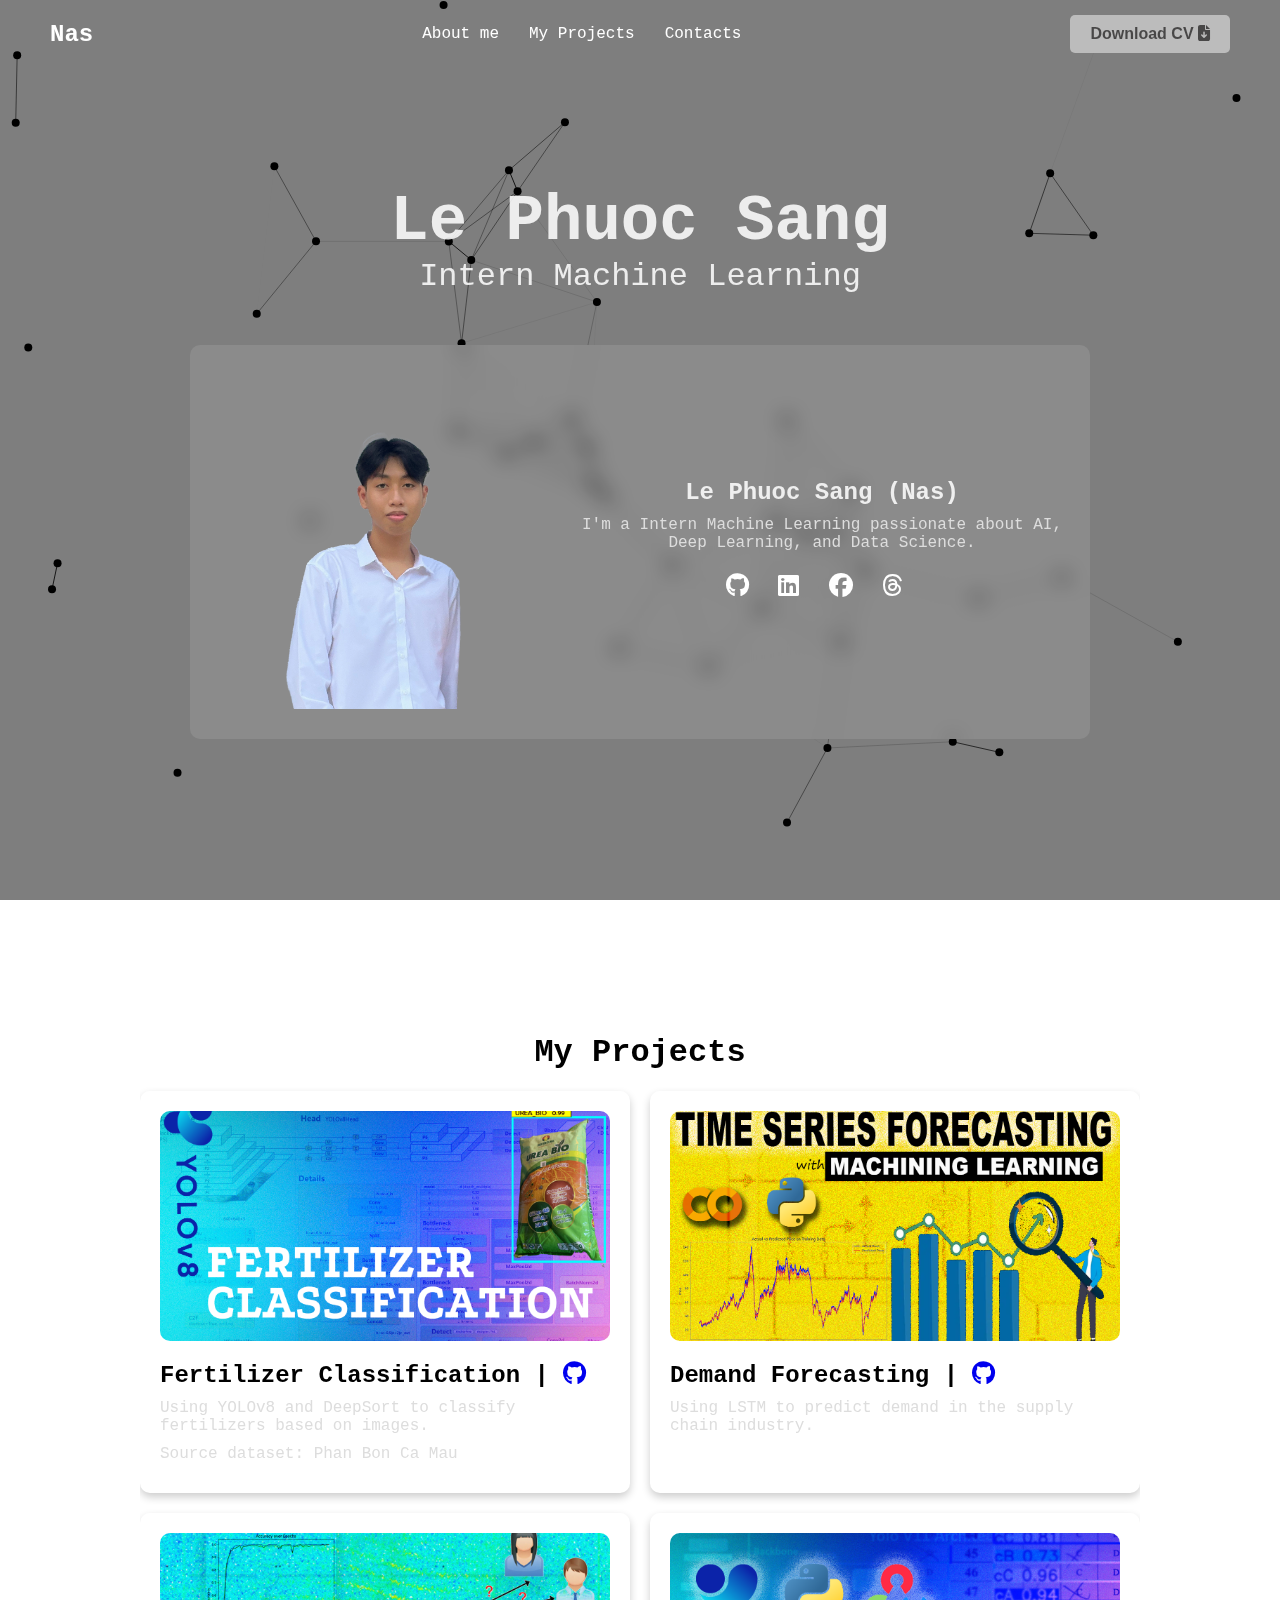
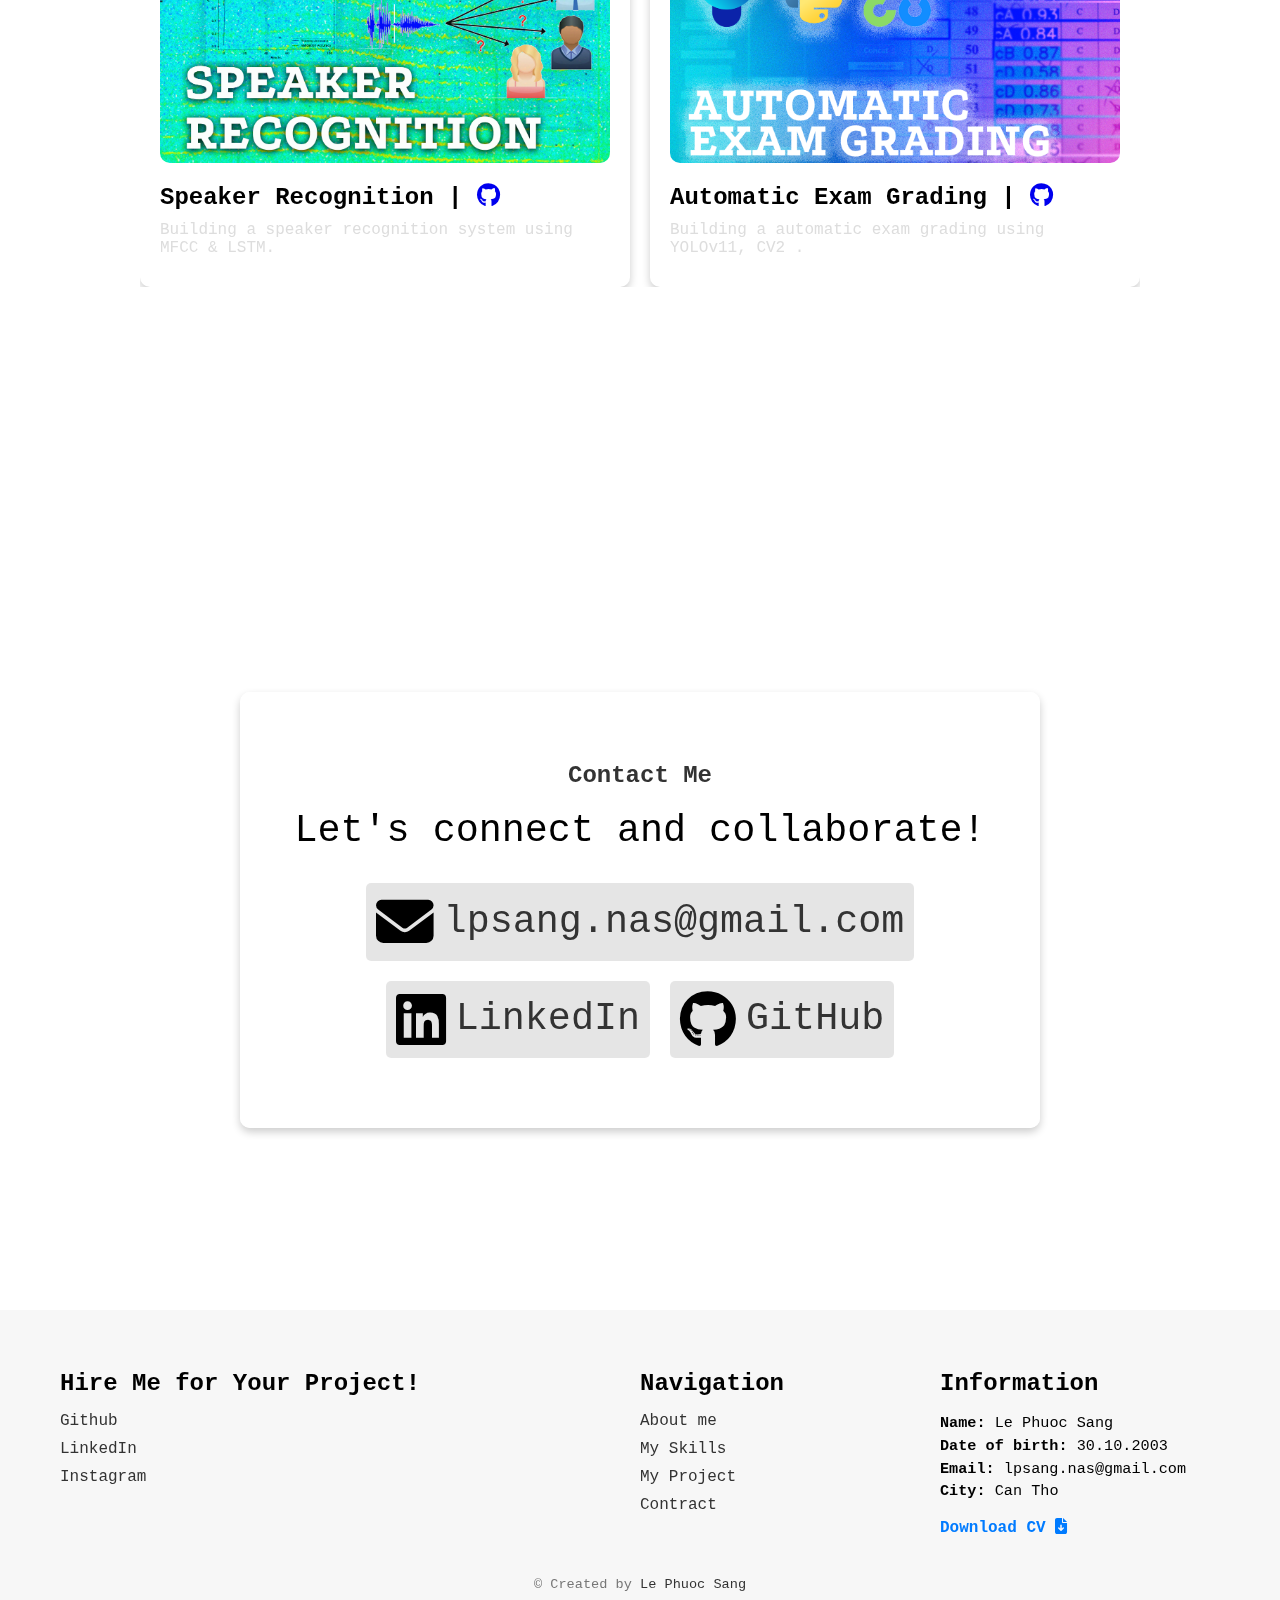
<file: template/index.html>
<!DOCTYPE html>
<html lang="en">
<head>
    <meta charset="UTF-8">
    <meta name="viewport" content="width=device-width, initial-scale=1.0">
    <title>Nas's Portfolio</title>
    <link rel="stylesheet" href="../static/css/styles.css">
    <link rel="icon" href="../static/images/logo.png    " type="image/icon">
    <link rel="stylesheet" href="https://cdnjs.cloudflare.com/ajax/libs/font-awesome/6.4.2/css/all.min.css">

    <!-- <link rel="stylesheet" href="../static/js/script.js"> -->
</head>
<body>
    <canvas id="neuralCanvas"></canvas>
    <div class="navbar">
        <!-- Phần 1: Logo -->
        <div class="logo">Nas</div>
        
        <!-- Phần 2: Điều hướng chính -->
        <div class="links">
            <a href="#section1">About me</a>
            <!-- <a href="#section2">My Skills</a> -->
            <a href="#section3">My Projects</a>
            <a href="#section4">Contacts</a>
        </div>
        
        <!-- Phần 3: Nút Download CV -->
        <button class="button" id="downloadButton" onclick="downloadFile()">Download CV <i class='fas fa-file-download'></i></button>
        
    </div>

    <div class="content">
        <div class="section" id="section1">
            <div>
                <h1>Le Phuoc Sang</h1>
                <p>Intern Machine Learning</p>
                <div class="profile-container">
                    <!-- Cột Trái: Ảnh -->
                    <div class="profile-image">
                        <img src="../static/images/nas.png" alt="">
                    </div>
                    
                    <!-- Cột Phải: Giới Thiệu & Mạng Xã Hội -->
                    <div class="profile-info">
                        <h2>Le Phuoc Sang (Nas)</h2>
                        <p>I'm a Intern Machine Learning passionate about AI, Deep Learning, and Data Science.</p>
                        
                        <!-- Các Icon Mạng Xã Hội -->
                        <div class="social-icons">
                            <a href="https://github.com/lpsangg/" target="_blank">
                                <i class="fab fa-github"></i>
                            </a>
                            <a href="https://www.linkedin.com/in/lpsang/" target="_blank">
                                <i class="fab fa-linkedin"></i>
                            </a>
                            <a href="https://www.facebook.com/lps.nas">
                                <i class='fab fa-facebook'></i>
                            </a>
                            <a href="https://www.threads.net/@_phcsng.nas">
                                <i class='fab fa-threads'></i>
                            </a>
                            <!-- <a href="https://twitter.com/your-profile" target="_blank">
                                <i class="fab fa-twitter"></i>
                            </a> -->
                        </div>
                    </div>
                </div>
            </div>
            
        </div>
        <!-- <div class="section" id="section2"></div> -->

        <!-- Project -->
        <div class="section" id="section3">
            <div class="projects-container">
                <h2>My Projects</h2>
                <div class="projects-grid">
                    <!-- Project 1 -->
                    <div class="project">
                        <img src="../static/images/fertilizerClassification.png" alt="Project 1">
                        <h3>Fertilizer Classification | <a href="https://github.com/lpsangg/Ca-Mau-Fertilizer-Classification" target="_blank">
                            <i class="fab fa-github"></i>
                        </a></h3>
                        <p>Using YOLOv8 and DeepSort to classify fertilizers based on images.</p>
                        <p>Source dataset: Phan Bon Ca Mau</p>
                        <!-- <a href="./project/project1.html" class="project-link">View Project</a> -->
                    </div>
            
                    
                    <!-- Project 2 -->
                    <div class="project">
                        <img src="../static/images/timeSeriesForecasting.png" alt="Project 2">
                        <h3>Demand Forecasting | <a href="https://github.com/lpsangg/Oil-Price-Forecasting-LSTM" target="_blank">
                            <i class="fab fa-github"></i>
                        </a></h3>
                        <p>Using LSTM to predict demand in the supply chain industry.</p>
                        <!-- <a href="#" class="project-link">View Project</a> -->
                    </div>
            
                    <!-- Project 3 -->
                    <div class="project">
                        <img src="../static/images/speakerRecognition.png" alt="Project 3">
                        <h3>Speaker Recognition | <a href="https://github.com/lpsangg/Speaker-Recognition-" target="_blank">
                            <i class="fab fa-github"></i>
                        </a></h3>
                        <p>Building a speaker recognition system using MFCC & LSTM.</p>
                        <!-- <a href="#" class="project-link">View Project</a> -->
                    </div>
            
                    <!-- Project 4 -->
                    <div class="project">
                        <img src="../static/images/automaticExamGrading.png" alt="Project 4">
                        <h3>Automatic Exam Grading | <a href="https://github.com/lpsangg/Automatic-Exam-Grading" target="_blank">
                                <i class="fab fa-github"></i>
                            </a></h3>
                        <p>Building a automatic exam grading using YOLOv11, CV2 .</p>
                        <!-- <a href="#" class="project-link">View Project</a> -->
                    </div>
                </div>
            </div>
            

        </div>
        <div class="section" id="section4">
            <section id="contact">
                <div class="contact-container">
                    <h2>Contact Me</h2>
                    <p>Let's connect and collaborate!</p>
                    <div class="contact-methods">
                        <div class="contact-method">
                            <i class="fas fa-envelope"></i> 
                            <a href="mailto:lpsang.nas@gmail.com">lpsang.nas@gmail.com</a>
                        </div>
                        <div class="contact-method">
                            <i class="fab fa-linkedin"></i>
                            <a href="https://www.linkedin.com/in/lpsang/" target="_blank">LinkedIn</a>
                        </div>
                        <div class="contact-method">
                            <i class="fab fa-github"></i>
                            <a href="https://github.com/lpsangg/" target="_blank">GitHub</a>
                        </div>
                    </div>
                </div>
            </section>
        </div>
        
        <!-- <div class="section" id="section5"></div> -->
    </div>

    <!-- 1. About me 
    2. My skills
    3. Projects
    4. Contact -->


    
    <footer>
        <div class="footer-container">
            <!-- Left Section -->
            <div class="footer-section">
                <h2>Hire Me for Your Project!</h2>
                <ul>
                    <li><a href="https://github.com/lpsangg/">Github</a></li>
                    <li><a href="https://www.linkedin.com/in/lpsang/">LinkedIn</a></li>
                    <li><a href="https://www.instagram.com/_phcsng.nas/">Instagram</a></li>
                    
                </ul>
            </div>

            <!-- Middle Section -->
            <div class="footer-section">
                <h2>Navigation</h2>
                <ul>
                    <li><a href="#section1">About me</a></li>
                    <li><a href="#section2">My Skills</a></li>
                    <li><a href="#section3">My Project</a></li>
                    <li><a href="#section4">Contract</a></li>
                </ul>
            </div>

            <!-- Right Section -->
            <div class="footer-section">
                <h2>Information</h2>
                <div class="info">
                    <p><span>Name:</span> Le Phuoc Sang</p>
                    <p><span>Date of birth:</span> 30.10.2003</p>
                    <p><span>Email:</span> lpsang.nas@gmail.com</p>
                    <!-- <p><span>Phone:</span> </p> -->
                    <p><span>City:</span> Can Tho</p>
                </div>
                <a href="#" class="cv-link" id="downloadButton">Download CV <i class='fas fa-file-download'></i></a>
            </div>
        </div>

        <!-- Footer Bottom -->
        <div class="footer-bottom">
            <p>© Created by <a href="#">Le Phuoc Sang</a></p>
        </div>
    </footer>
    <script>
        const canvas = document.getElementById("neuralCanvas");
        const ctx = canvas.getContext("2d");
        canvas.width = window.innerWidth;
        canvas.height = window.innerHeight;

        const nodes = [];
        const nodeCount = 50; // Số lượng điểm (nơ-ron)
        const maxDistance = 150; // Khoảng cách tối đa để kết nối

        class Node {
            constructor() {
                this.x = Math.random() * canvas.width;
                this.y = Math.random() * canvas.height;
                this.vx = (Math.random() - 0.5) * 2;
                this.vy = (Math.random() - 0.5) * 2;
                this.radius = 4;
            }

            move() {
                this.x += this.vx;
                this.y += this.vy;
                if (this.x < 0 || this.x > canvas.width) this.vx *= -1;
                if (this.y < 0 || this.y > canvas.height) this.vy *= -1;
            }

            draw() {
                ctx.beginPath();
                ctx.arc(this.x, this.y, this.radius, 0, Math.PI * 2);
                ctx.fillStyle = "#000000"; // Đổi màu node thành đen
                ctx.fill();
            }
        }

        function createNodes() {
            for (let i = 0; i < nodeCount; i++) {
                nodes.push(new Node());
            }
        }

        function drawConnections() {
            for (let i = 0; i < nodes.length; i++) {
                for (let j = i + 1; j < nodes.length; j++) {
                    let dx = nodes[i].x - nodes[j].x;
                    let dy = nodes[i].y - nodes[j].y;
                    let distance = Math.sqrt(dx * dx + dy * dy);

                    if (distance < maxDistance) {
                        ctx.beginPath();
                        ctx.moveTo(nodes[i].x, nodes[i].y);
                        ctx.lineTo(nodes[j].x, nodes[j].y);
                        ctx.strokeStyle = `rgba(0, 0, 0, ${1 - distance / maxDistance})`;
                        ctx.lineWidth = 1;
                        ctx.stroke();
                    }
                }
            }
        }

        function animate() {
            ctx.clearRect(0, 0, canvas.width, canvas.height);
            nodes.forEach(node => {
                node.move();
                node.draw();
            });
            drawConnections();
            requestAnimationFrame(animate);
        }

        createNodes();
        animate();

        window.addEventListener("resize", () => {
            canvas.width = window.innerWidth;
            canvas.height = window.innerHeight;
        });



        
        // function downloadFile() {
        //     // Đường dẫn đến file
        //     const fileUrl = "..\static\cv\cv_lephuocsang.pdf"; // Hỏi Huy

        //     // Tạo thẻ <a> để tải file
        //     const link = document.createElement("a");
        //     link.href = fileUrl;

        //     // Đặt tên file muốn tải
        //     link.download = "cv.pdf"; // Ttên file muốn lưu

        //     // Kích hoạt hành động tải file
        //     link.click();
        // }

        document.getElementById('downloadButton').addEventListener('click', function() {
            // Đường dẫn đến file PDF
            const fileUrl = '../static/cv/cv_lephuocsang.pdf'; // Thay đổi đường dẫn đến file PDF của bạn

            // Tải file PDF
            window.open(fileUrl, '_blank');
        });

        
    </script>
</body>
</html>
</file>
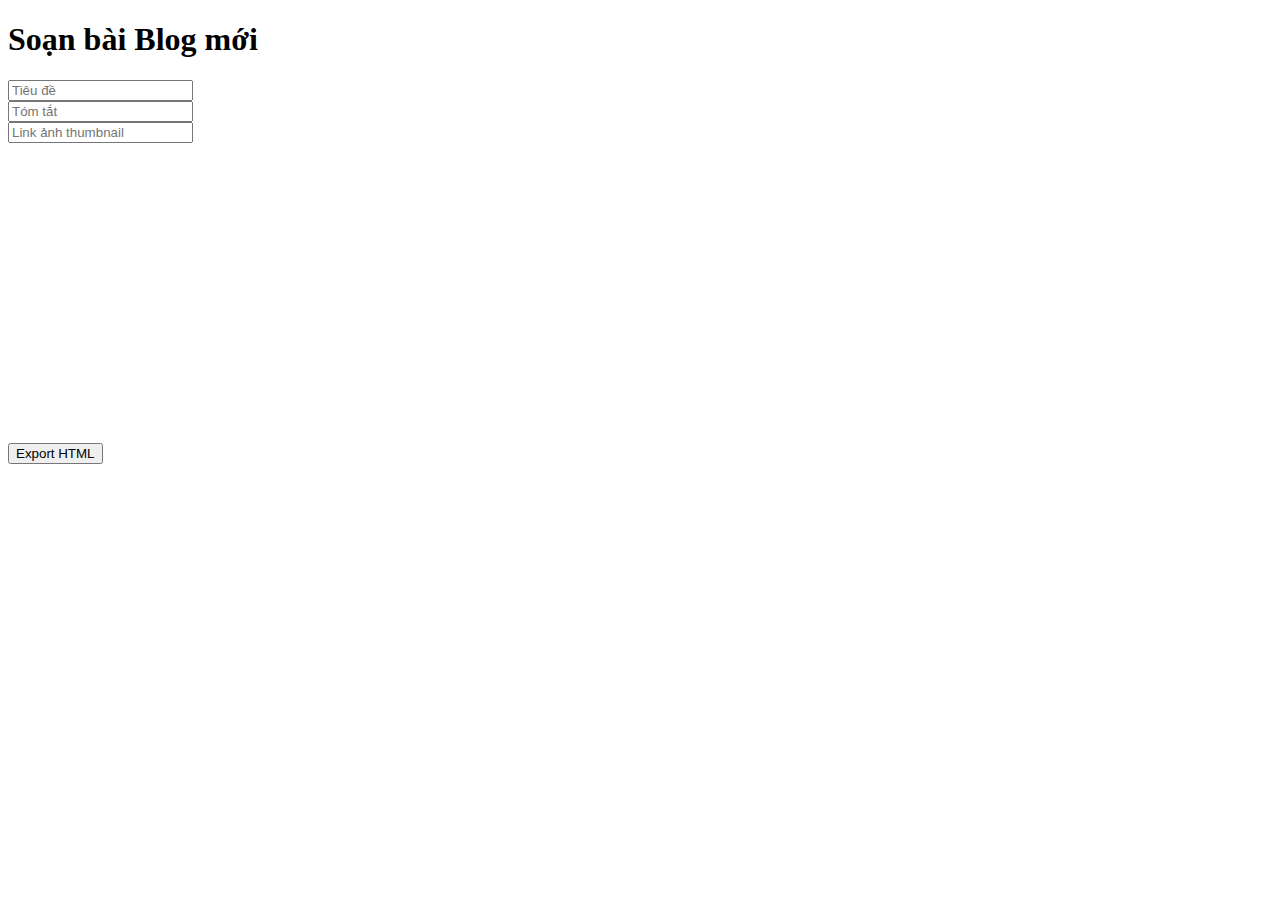
<file: template/blog/admin.html>
<!DOCTYPE html>
<html lang="vi">
<head>
  <meta charset="UTF-8">
  <title>Viết bài Blog (Admin)</title>
  <link href="https://cdn.quilljs.com/1.3.6/quill.snow.css" rel="stylesheet">
</head>
<body>
  <h1>Soạn bài Blog mới</h1>
  <input type="text" id="blog-title" placeholder="Tiêu đề"><br>
  <input type="text" id="blog-summary" placeholder="Tóm tắt"><br>
  <input type="text" id="blog-thumbnail" placeholder="Link ảnh thumbnail"><br>
  <div id="editor" style="height: 300px"></div>
  <button onclick="exportBlog()">Export HTML</button>
  <pre id="result"></pre>

  <script src="https://cdn.quilljs.com/1.3.6/quill.js"></script>
  <script>
    var quill = new Quill('#editor', { theme: 'snow' });
    function exportBlog() {
      const title = document.getElementById('blog-title').value;
      const summary = document.getElementById('blog-summary').value;
      const thumbnail = document.getElementById('blog-thumbnail').value;
      const content = quill.root.innerHTML;
      const date = new Date().toISOString().slice(0,10);
      // Xuất ra JSON dạng object (bạn copy và paste vào blogs.json)
      const result = {
        id: title.toLowerCase().replace(/ /g, "-").replace(/[^a-z0-9\-]/g, ""),
        title,
        summary,
        thumbnail,
        date,
        content
      };
      document.getElementById('result').innerText = JSON.stringify(result, null, 2);
    }
  </script>
</body>
</html>
</file>
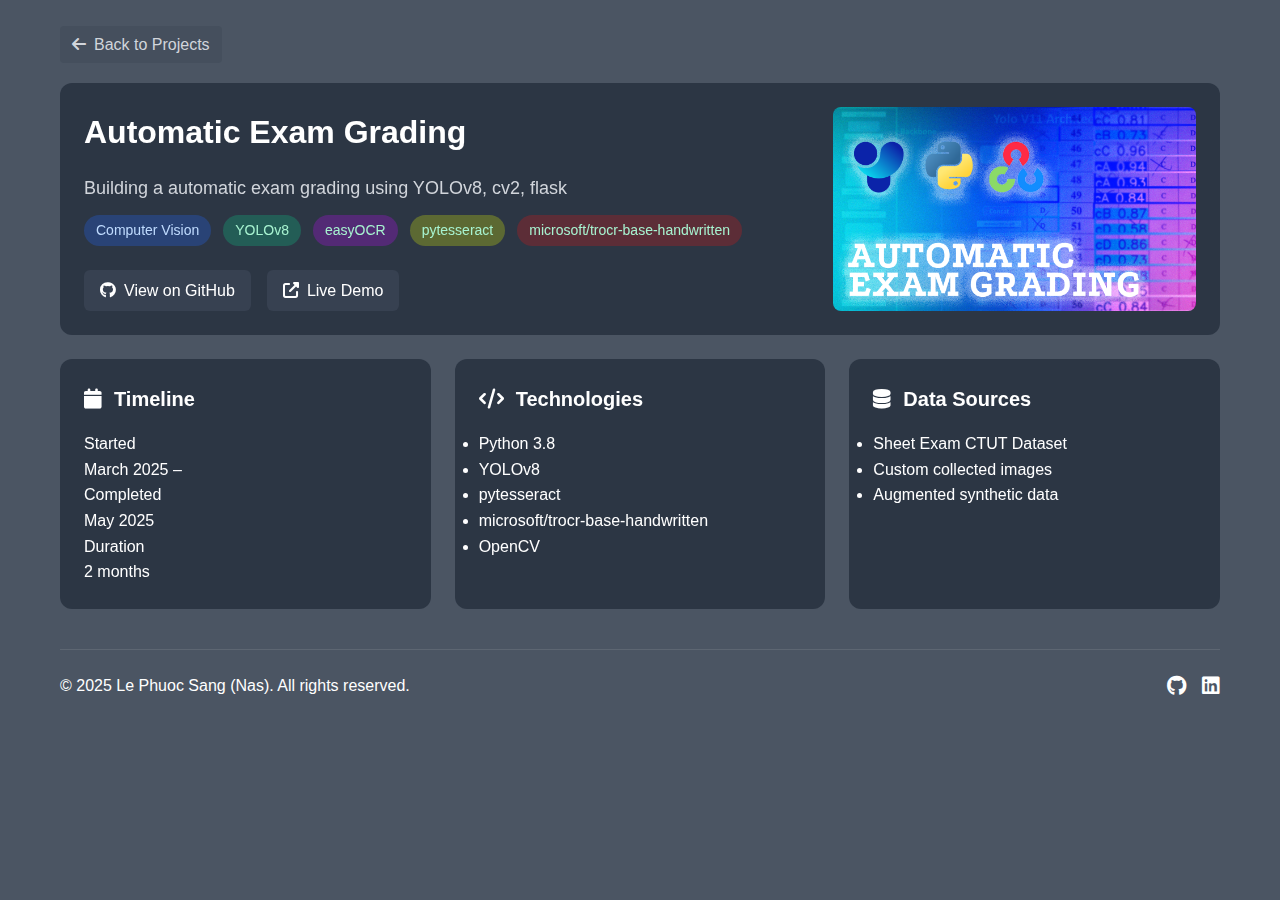
<file: template/project/project-automatic-exam-grading.html>
<!DOCTYPE html>
<html lang="en">
<head>
    <meta charset="UTF-8">
    <meta name="viewport" content="width=device-width, initial-scale=1.0">
    <title>Automatic Exam Grading</title>
    <link rel="stylesheet" href="../../static/css/project-automatic-exam-grading.css">
    <link rel="stylesheet" href="https://cdnjs.cloudflare.com/ajax/libs/font-awesome/6.4.0/css/all.min.css">
</head>

<body>
    <div class="container">
        <!-- Network Background -->
        <!-- <div class="network-bg"></div> -->

        <!-- Header -->
        <!-- <header>
            <div class="logo">
                <a href="index.html">Nas</a>
            </div>
            <nav>
                <ul>
                    <li><a href="about.html">About me</a></li>
                    <li><a href="projects.html">My Projects</a></li>
                    <li><a href="contacts.html">Contacts</a></li>
                </ul>
            </nav>
            <div class="download-cv">
                <a href="cv.pdf" download>Download CV <i class="fas fa-download"></i></a>
            </div>
        </header> -->
        <br>
        <!-- Main Content -->
        <main>
            <!-- Back button -->
            <div class="back-link">
                <a href="../../index.html"><i class="fas fa-arrow-left"></i> Back to Projects</a>
            </div>

            <!-- Project Header -->
            <section class="project-header">
                <div class="project-header-content">
                    <div class="project-info">
                        <h1>Automatic Exam Grading</h1>
                        <p class="project-description">
                            Building a automatic exam grading using YOLOv8, cv2, flask
                        </p>

                        <div class="project-tags">
                            <span class="tag tag-blue">Computer Vision</span>
                            <span class="tag tag-green">YOLOv8</span>
                            <span class="tag tag-purple">easyOCR</span>
                            <span class="tag tag-yellow">pytesseract</span>
                            <span class="tag tag-red">microsoft/trocr-base-handwritten</span>
                        </div>

                        <div class="project-links">
                            <a href="https://github.com/lpsangg/Automatic-Exam-Grading" class="btn" target="_blank">
                                <i class="fab fa-github"></i> View on GitHub
                            </a>
                            <a href="https://www.youtube.com/watch?v=XKnBFYZLkFA" class="btn" target="_blank">
                                <i class="fas fa-external-link-alt"></i> Live Demo
                            </a>
                        </div>
                    </div>

                    <div class="project-image">
                        <img src="../../static/images/automaticExamGrading.png" alt="Automatic Exam Grading Project">
                    </div>
                </div>
            </section>

            <!-- Project Details -->
            <div class="project-details-grid">
                <div class="detail-card">
                    <div class="card-header">
                        <i class="fas fa-calendar"></i>
                        <h2>Timeline</h2>
                    </div>
                    <div class="card-content">
                        <div class="timeline-item">
                            <p class="label">Started</p>
                            <p>March 2025 – </p>
                        </div>
                        <div class="timeline-item">
                            <p class="label">Completed</p>
                            <p>May 2025</p>
                        </div>
                        <div class="timeline-item">
                            <p class="label">Duration</p>
                            <p>2 months</p>
                        </div>
                    </div>
                </div>

                <div class="detail-card">
                    <div class="card-header">
                        <i class="fas fa-code"></i>
                        <h2>Technologies</h2>
                    </div>
                    <div class="card-content">
                        <ul>
                            <li>Python 3.8</li>
                            <li>YOLOv8</li>
                            <li>pytesseract</li>
                            <li>microsoft/trocr-base-handwritten</li>
                            <li>OpenCV</li>
                        </ul>
                    </div>
                </div>

                <div class="detail-card">
                    <div class="card-header">
                        <i class="fas fa-database"></i>
                        <h2>Data Sources</h2>
                    </div>
                    <div class="card-content">
                        <ul>
                            <li>Sheet Exam CTUT Dataset</li>
                            <li>Custom collected images</li>
                            <li>Augmented synthetic data</li>
                        </ul>
                    </div>
                </div>
            </div>

           
              
            
        </main>

        <!-- Footer -->
        <footer>
            <p>&copy; 2025 Le Phuoc Sang (Nas). All rights reserved.</p>
            <div class="social-links">
                <a href="https://github.com/lpsangg/" target="_blank"><i class="fab fa-github"></i></a>
                <a href="https://www.linkedin.com/in/lpsang/" target="_blank"><i class="fab fa-linkedin"></i></a>
                <!-- <a href="https://facebook.com/username" target="_blank"><i class="fab fa-facebook"></i></a>
                <a href="https://threads.net/username" target="_blank"><i class="fab fa-threads"></i></a> -->
            </div> 
        </footer>
       
    </div>
</body>
</html>
</file>
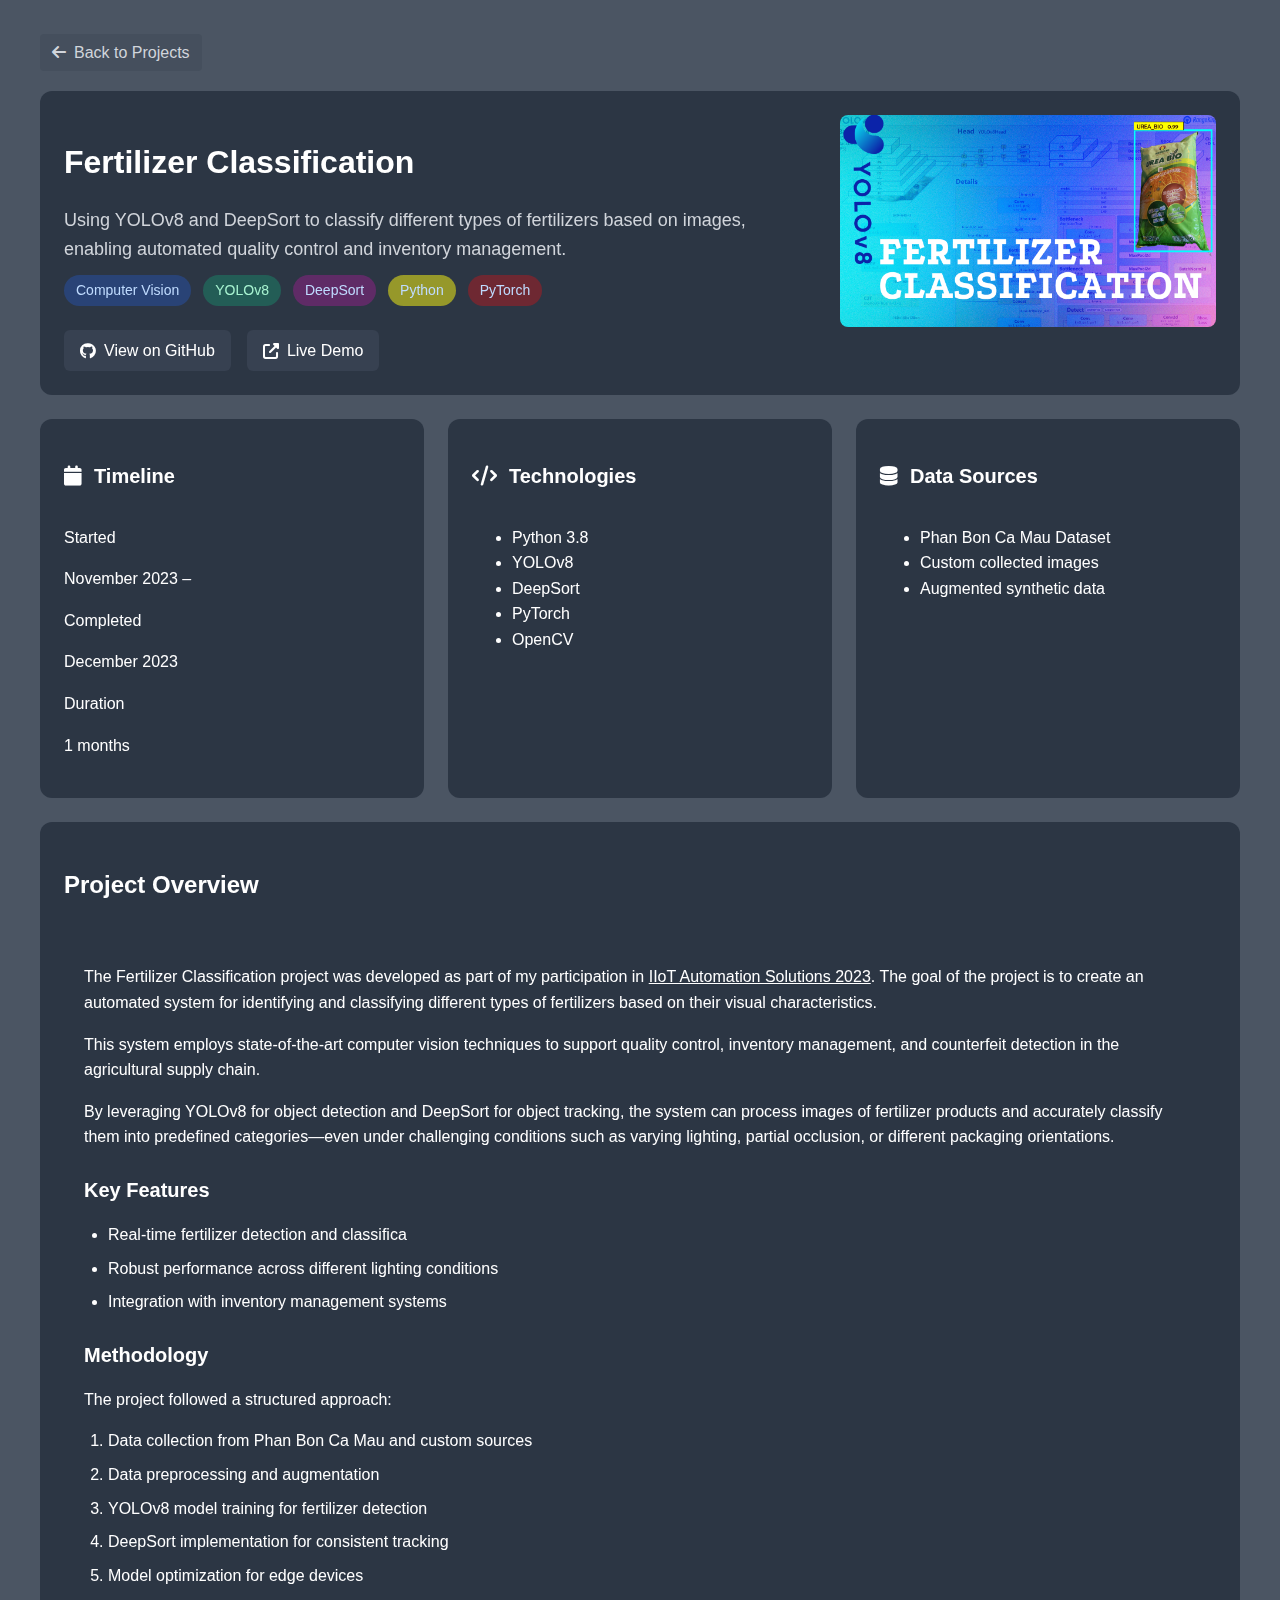
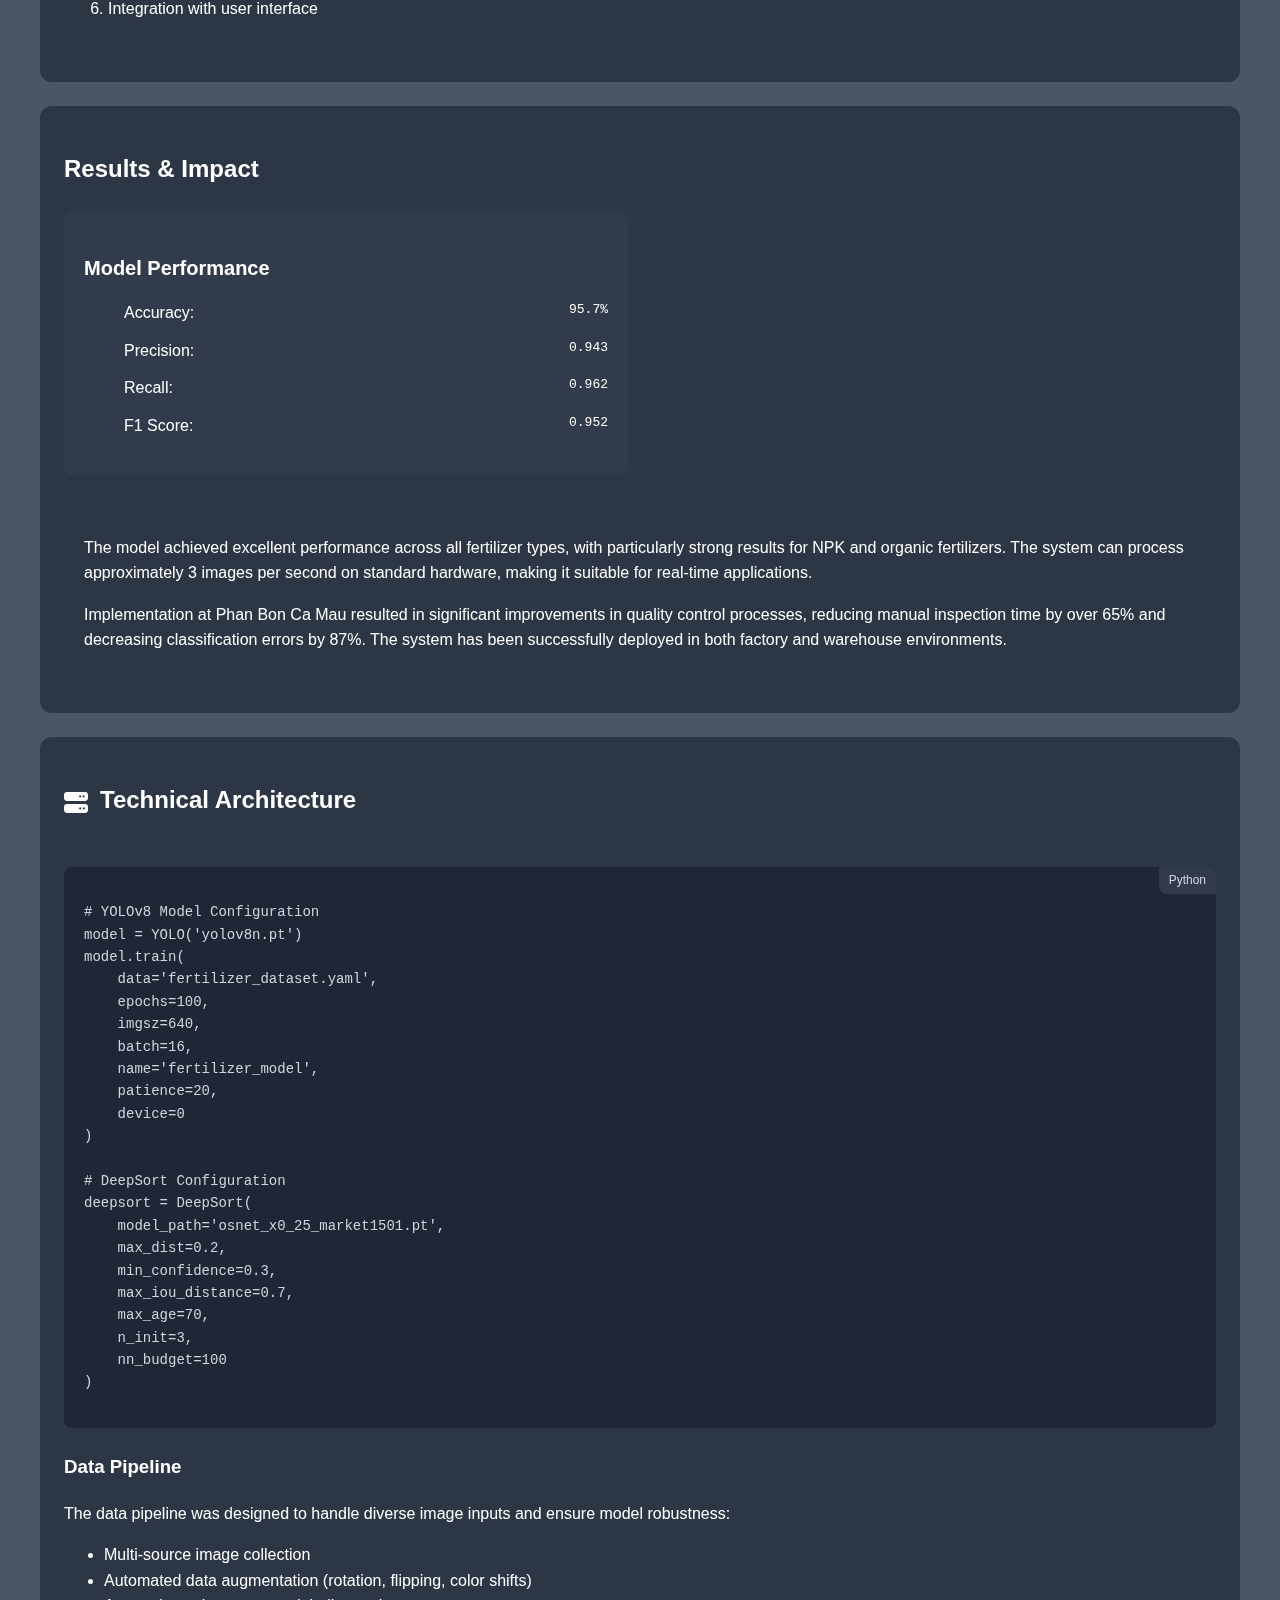
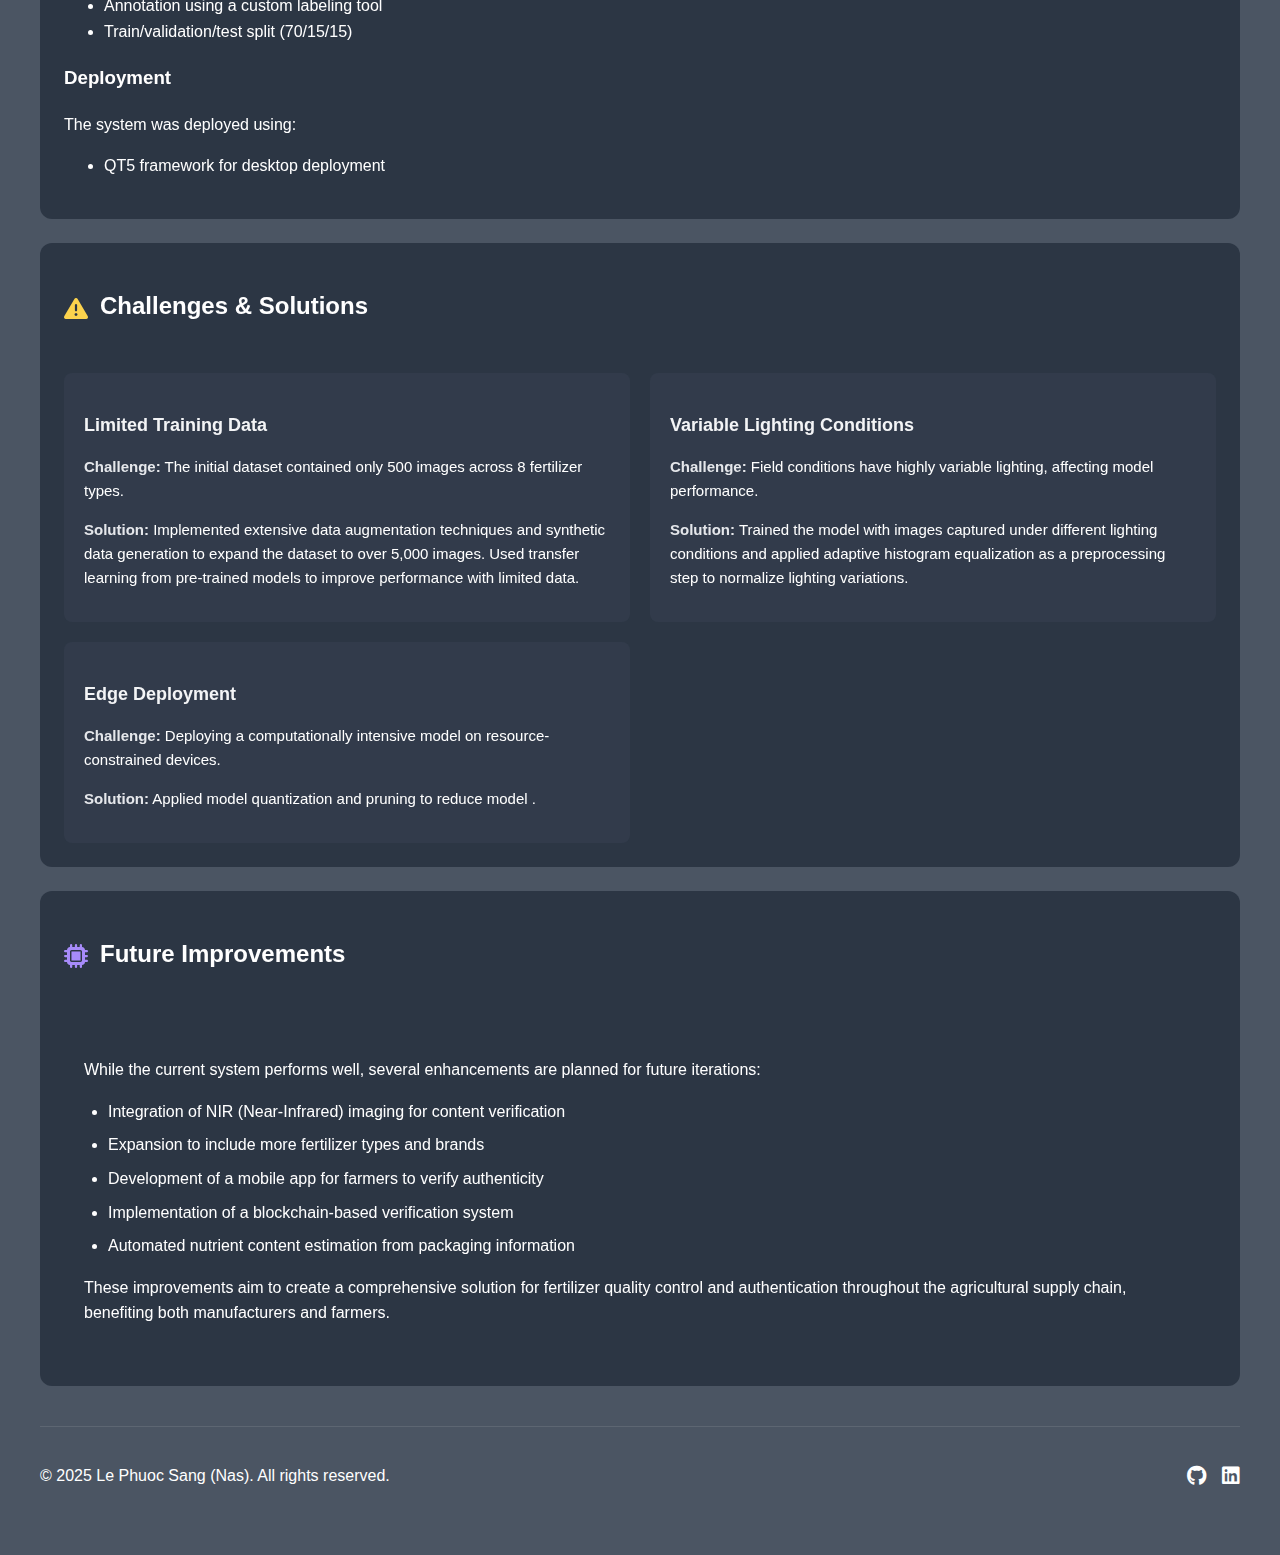
<file: template/project/project-ferterlizer-classification.html>
<!DOCTYPE html>
<html lang="en">
<head>
    <meta charset="UTF-8">
    <meta name="viewport" content="width=device-width, initial-scale=1.0">
    <title>Fertilizer Classification</title>
    <link rel="stylesheet" href="../../static/css/project-ferterlizer-classification.css">
    <link rel="stylesheet" href="https://cdnjs.cloudflare.com/ajax/libs/font-awesome/6.4.0/css/all.min.css">
</head>

<body>
    <div class="container">
        <!-- Network Background -->
        <!-- <div class="network-bg"></div> -->

        <!-- Header -->
        <!-- <header>
            <div class="logo">
                <a href="index.html">Nas</a>
            </div>
            <nav>
                <ul>
                    <li><a href="about.html">About me</a></li>
                    <li><a href="projects.html">My Projects</a></li>
                    <li><a href="contacts.html">Contacts</a></li>
                </ul>
            </nav>
            <div class="download-cv">
                <a href="cv.pdf" download>Download CV <i class="fas fa-download"></i></a>
            </div>
        </header> -->
        <br>
        <!-- Main Content -->
        <main>
            <!-- Back button -->
            <div class="back-link">
                <a href="../../index.html"><i class="fas fa-arrow-left"></i> Back to Projects</a>
            </div>

            <!-- Project Header -->
            <section class="project-header">
                <div class="project-header-content">
                    <div class="project-info">
                        <h1>Fertilizer Classification</h1>
                        <p class="project-description">
                            Using YOLOv8 and DeepSort to classify different types of fertilizers based on images, 
                            enabling automated quality control and inventory management.
                        </p>

                        <div class="project-tags">
                            <span class="tag tag-blue">Computer Vision</span>
                            <span class="tag tag-green">YOLOv8</span>
                            <span class="tag tag-purple">DeepSort</span>
                            <span class="tag tag-yellow">Python</span>
                            <span class="tag tag-red">PyTorch</span>
                        </div>

                        <div class="project-links">
                            <a href="https://github.com/lpsangg/Ca-Mau-Fertilizer-Classification" class="btn" target="_blank">
                                <i class="fab fa-github"></i> View on GitHub
                            </a>
                            <a href="https://youtube.com/shorts/qSakdmxT_Kc?feature=share" class="btn" target="_blank">
                                <i class="fas fa-external-link-alt"></i> Live Demo
                            </a>
                        </div>
                    </div>

                    <div class="project-image">
                        <img src="../../static/images/fertilizerClassification.png" alt="Fertilizer Classification Project">
                    </div>
                </div>
            </section>

            <!-- Project Details -->
            <div class="project-details-grid">
                <div class="detail-card">
                    <div class="card-header">
                        <i class="fas fa-calendar"></i>
                        <h2>Timeline</h2>
                    </div>
                    <div class="card-content">
                        <div class="timeline-item">
                            <p class="label">Started</p>
                            <p>November 2023 – </p>
                        </div>
                        <div class="timeline-item">
                            <p class="label">Completed</p>
                            <p>December 2023</p>
                        </div>
                        <div class="timeline-item">
                            <p class="label">Duration</p>
                            <p>1 months</p>
                        </div>
                    </div>
                </div>

                <div class="detail-card">
                    <div class="card-header">
                        <i class="fas fa-code"></i>
                        <h2>Technologies</h2>
                    </div>
                    <div class="card-content">
                        <ul>
                            <li>Python 3.8</li>
                            <li>YOLOv8</li>
                            <li>DeepSort</li>
                            <li>PyTorch</li>
                            <li>OpenCV</li>
                        </ul>
                    </div>
                </div>

                <div class="detail-card">
                    <div class="card-header">
                        <i class="fas fa-database"></i>
                        <h2>Data Sources</h2>
                    </div>
                    <div class="card-content">
                        <ul>
                            <li>Phan Bon Ca Mau Dataset</li>
                            <li>Custom collected images</li>
                            <li>Augmented synthetic data</li>
                        </ul>
                    </div>
                </div>
            </div>

            <!-- Project Overview -->
            <section class="project-section">
                <h2>Project Overview</h2>
                <div class="project-content">
                    <p>
                        The Fertilizer Classification project was developed as part of my participation
                     in <a id="iiot" strong  href="https://sites.google.com/view/ias2023/th%E1%BB%83-l%E1%BB%87?authuser=0">IIoT Automation Solutions 2023</a>. The goal of the project is to create an automated system
                      for identifying and classifying different types of fertilizers based on their
                       visual characteristics.
                    </p>

                    <p>
                        This system employs state-of-the-art computer vision techniques to support quality 
                    control, inventory management, and counterfeit detection in the agricultural supply 
                    chain.
                    </p>

                    <p>
                        By leveraging YOLOv8 for object detection and DeepSort for object tracking, the 
                    system can process images of fertilizer products and accurately classify them into 
                    predefined categories—even under challenging conditions such as varying lighting, 
                    partial occlusion, or different packaging orientations.
                    </p>

                    <h3>Key Features</h3>
                    <ul>
                        <li>Real-time fertilizer detection and classifica</li>
                        <li>Robust performance across different lighting conditions</li>
                        <li>Integration with inventory management systems</li>
                        <!-- <li>Mobile-friendly deployment for field use</li> -->
                    </ul>

                    <h3>Methodology</h3>
                    <p>The project followed a structured approach:</p>
                    <ol>
                        <li>Data collection from Phan Bon Ca Mau and custom sources</li>
                        <li>Data preprocessing and augmentation</li>
                        <li>YOLOv8 model training for fertilizer detection</li>
                        <li>DeepSort implementation for consistent tracking</li>
                        <li>Model optimization for edge devices</li>
                        <li>Integration with user interface</li>
                        <!-- <li>Field testing and validation</li> -->
                    </ol>
                </div>
            </section>

            <!-- Results Section -->
            <section class="project-section">
                <h2>Results & Impact</h2>

                <div class="results-grid">
                    <div class="results-card">
                        <h3>Model Performance</h3>
                        <ul class="metrics-list">
                            <li><span>Accuracy:</span> <span class="metric-value">95.7%</span></li>
                            <li><span>Precision:</span> <span class="metric-value">0.943</span></li>
                            <li><span>Recall:</span> <span class="metric-value">0.962</span></li>
                            <li><span>F1 Score:</span> <span class="metric-value">0.952</span></li>
                        </ul>
                    </div>

                    <!-- <div class="results-card">
                        <h3>Business Impact</h3>
                        <ul class="metrics-list">
                            <li><span>Processing Time:</span> <span class="metric-value">0.3s/image</span></li>
                            <li><span>Error Reduction:</span> <span class="metric-value">87.2%</span></li>
                            <li><span>Labor Savings:</span> <span class="metric-value">65.4%</span></li>
                            <li><span>ROI:</span> <span class="metric-value">178%</span></li>
                        </ul>
                    </div> -->
                </div>

                <div class="project-content">
                    <p>
                        The model achieved excellent performance across all fertilizer types, with particularly strong 
                        results for NPK and organic fertilizers. The system can process approximately 3 images per second 
                        on standard hardware, making it suitable for real-time applications.
                    </p>
                    <p>
                        Implementation at Phan Bon Ca Mau resulted in significant improvements in quality control 
                        processes, reducing manual inspection time by over 65% and decreasing classification errors 
                        by 87%. The system has been successfully deployed in both factory and warehouse environments.
                    </p>
                </div>
            </section>

            <!-- Technical Architecture -->
            <section class="project-section">
                <div class="section-header">
                    <i class="fas fa-server"></i>
                    <h2>Technical Architecture</h2>
                </div>

                <div class="code-block">
                    <pre><code># YOLOv8 Model Configuration
model = YOLO('yolov8n.pt')
model.train(
    data='fertilizer_dataset.yaml',
    epochs=100,
    imgsz=640,
    batch=16,
    name='fertilizer_model',
    patience=20,
    device=0
)

# DeepSort Configuration
deepsort = DeepSort(
    model_path='osnet_x0_25_market1501.pt',
    max_dist=0.2,
    min_confidence=0.3,
    max_iou_distance=0.7,
    max_age=70,
    n_init=3,
    nn_budget=100
)</code></pre>
                </div>

                <div class="architecture-grid">
                    <div class="architecture-item">
                        <h3>Data Pipeline</h3>
                        <p>
                            The data pipeline was designed to handle diverse image inputs and ensure model robustness:
                        </p>
                        <ul>
                            <li>Multi-source image collection</li>
                            <li>Automated data augmentation (rotation, flipping, color shifts)</li>
                            <li>Annotation using a custom labeling tool</li>
                            <li>Train/validation/test split (70/15/15)</li>
                        </ul>
                    </div>

                    <div class="architecture-item">
                        <h3>Deployment</h3>
                        <p>The system was deployed using:</p>
                        <ul>
                            <li>QT5 framework for desktop deployment</li>
                            <!-- <li>Flask API for backend services</li>
                            <li>TorchScript for optimized inference</li>
                            <li>Docker containers for consistent environments</li>
                            <li>Edge deployment on Jetson Nano devices</li> -->
                        </ul>
                    </div>
                </div>
            </section>

            <!-- Challenges and Solutions -->
            <section class="project-section">
                <div class="section-header">
                    <i class="fas fa-exclamation-triangle"></i>
                    <h2>Challenges & Solutions</h2>
                </div>

                <div class="challenges-grid">
                    <div class="challenge-card">
                        <h3>Limited Training Data</h3>
                        <p>
                            <strong>Challenge:</strong> The initial dataset contained only 500 images across 8 fertilizer types.
                        </p>
                        <p>
                            <strong>Solution:</strong> Implemented extensive data augmentation techniques and synthetic data 
                            generation to expand the dataset to over 5,000 images. Used transfer learning from pre-trained 
                            models to improve performance with limited data.
                        </p>
                    </div>

                    <!-- <div class="challenge-card">
                        <h3>Similar Packaging</h3>
                        <p>
                            <strong>Challenge:</strong> Many fertilizer brands use similar colors and packaging designs.
                        </p>
                        <p>
                            <strong>Solution:</strong> Focused on fine-grained feature extraction by using higher resolution 
                            inputs and adding attention mechanisms to the model. Incorporated logo detection as an additional 
                            classification signal.
                        </p>
                    </div> -->

                    <div class="challenge-card">
                        <h3>Variable Lighting Conditions</h3>
                        <p>
                            <strong>Challenge:</strong> Field conditions have highly variable lighting, affecting model performance.
                        </p>
                        <p>
                            <strong>Solution:</strong> Trained the model with images captured under different lighting conditions 
                            and applied adaptive histogram equalization as a preprocessing step to normalize lighting variations.
                        </p>
                    </div>

                    <div class="challenge-card">
                        <h3>Edge Deployment</h3>
                        <p>
                            <strong>Challenge:</strong> Deploying a computationally intensive model on resource-constrained devices.
                        </p>
                        <p>
                            <strong>Solution:</strong> Applied model quantization and pruning to reduce model .
                        </p>
                    </div>
                </div>
            </section>

            <!-- Future Work -->
            <section class="project-section">
                <div class="section-header">
                    <i class="fas fa-microchip"></i>
                    <h2>Future Improvements</h2>
                </div>

                <div class="project-content">
                    <p>While the current system performs well, several enhancements are planned for future iterations:</p>

                    <ul>
                        <li>Integration of NIR (Near-Infrared) imaging for content verification</li>
                        <li>Expansion to include more fertilizer types and brands</li>
                        <li>Development of a mobile app for farmers to verify authenticity</li>
                        <li>Implementation of a blockchain-based verification system</li>
                        <li>Automated nutrient content estimation from packaging information</li>
                    </ul>

                    <p class="mt-4">
                        These improvements aim to create a comprehensive solution for fertilizer quality control and 
                        authentication throughout the agricultural supply chain, benefiting both manufacturers and farmers.
                    </p>
                </div>
            </section>
        </main>

        <!-- Footer -->
        <footer>
            <p>&copy; 2025 Le Phuoc Sang (Nas). All rights reserved.</p>
            <div class="social-links">
                <a href="https://github.com/lpsangg/" target="_blank"><i class="fab fa-github"></i></a>
                <a href="https://www.linkedin.com/in/lpsang/" target="_blank"><i class="fab fa-linkedin"></i></a>
                <!-- <a href="https://facebook.com/username" target="_blank"><i class="fab fa-facebook"></i></a>
                <a href="https://threads.net/username" target="_blank"><i class="fab fa-threads"></i></a> -->
            </div> 
        </footer>
       
    </div>
</body>
</html>
</file>
<file: static/css/styles.css>
* {
    margin: 0;
    padding: 0;
    box-sizing: border-box;
    text-decoration: none;

}
body {
    font-family: "IBM Plex Mono", monospace;;
    scroll-behavior: smooth;
    padding-top: 60px; /* Khoảng trống để tránh navbar che nội dung */
}
/* Đặt canvas làm nền toàn trang */
#neuralCanvas {
    position: fixed; /* Cố định toàn màn hình */
    top: 0;
    left: 0;
    width: 100vw;
    height: 100vh;
    z-index: -1; /* Đẩy canvas ra sau */
    background-color: #4c4c4cb8;
}
/* Thanh Navbar cố định */
.navbar {
    position: fixed; /* Navbar cố định */
    top: 0;
    left: 0;
    width: 100%; /* Chiều rộng toàn màn hình */
    display: flex;
    justify-content: space-between;
    align-items: center;
    padding: 15px 50px;
    color: white;
    /* z-index: 1000; Đặt trên các thành phần khác */
    /* background-color: #f3f3f3a3; */
    /* backdrop-filter: blur(100px); Hiệu ứng mờ */
    /* box-shadow: 0 4px 10px rgba(113, 113, 113, 0.2); Đổ bóng nhẹ */
}

.navbar .logo {
    font-size: 1.5rem;
    font-weight: bold;
    color: white;
}

.navbar .links {
    flex: 1;
    display: flex;
    justify-content: center;
    gap: 30px; /* Khoảng cách giữa các liên kết */
}

.navbar .links a {
    text-decoration: none;
    color: white;
    font-size: 1rem;
    transition: color 0.3s;
}

.navbar .links a:hover {
    color: #141415;
}

.navbar .button {
    background-color: #bcbcbc;
    color: rgba(23, 21, 21, 0.7);
    border: none;
    padding: 10px 20px;
    font-size: 1rem;
    font-weight: bold;
    border-radius: 5px;
    cursor: pointer;
    transition: background-color 0.3s;
}

.navbar .button:hover {
    background-color: #3a3b3cb6;
}

.section {
    margin-bottom: 50px;
    padding: 50px 0;
    height: 100vh;
    display: flex;
    align-items: center;
    justify-content: center;
    font-size: 2rem;
    transition: transform 0.5s ease-in-out;
}
.section:nth-child(odd) {
    /* background-color: #f4a261; */
}
.section:nth-child(even) {
    /* background-color: #2a9d8f; */
}



#section1 {
    padding-top: 5px;
    color: #ffffffdc;
    text-align: center;
}

.profile-container {
    display: flex; /* Chia thành 2 cột */
    align-items: center;
    justify-content: center;
    max-width: 900px;
    margin: 50px auto;
    background: rgba(255, 255, 255, 0.1);
    backdrop-filter: blur(10px);
    padding: 20px;
    border-radius: 10px;
}

/* Cột trái chứa ảnh */
.profile-image {
    flex: 40%;
    text-align: center;
}

.profile-image img {
    width: 100%;
    max-width: 250px;
    /* border-radius: 10px;
    box-shadow: 0 4px 8px rgba(0, 0, 0, 0.2); */
}

/* Cột phải chứa giới thiệu */
.profile-info {
    flex: 60%;
    padding-left: 20px;
}

.profile-info h2 {
    font-size: 24px;
    margin-bottom: 10px;
}

.profile-info p {
    font-size: 16px;
    color: #ddd;
}

/* Các icon mạng xã hội */
.social-icons {
    margin-top: 15px;
}

.social-icons a {
    text-decoration: none;
    color: white;
    font-size: 24px;
    margin-right: 15px;
    transition: color 0.3s;
}

.social-icons a:hover {
    color: #00bfff;
}




/* Projects */
.projects-container {
    max-width: 1000px;
    margin: 50px auto;
    text-align: center;
    overflow: hidden; /* hoặc auto */
}

.projects-container h2 {
    font-size: 2rem;
    margin-bottom: 20px;
}

.projects-grid {
    display: grid;
    grid-template-columns: repeat(2, 1fr); /* 2 cột */
    gap: 20px;
    
}

/* Project Card */
.project {
    background: rgba(255, 255, 255, 0.1);
    backdrop-filter: blur(10px);
    border-radius: 10px;
    padding: 20px;
    text-align: left;
    box-shadow: 0 4px 8px rgba(0, 0, 0, 0.2);
    transition: transform 0.3s ease-in-out;
}

.project:hover {
    transform: translateY(-5px);
}

/* Ảnh của Project */
.project img {
    width: 100%;
    border-radius: 10px;
    height: 230px;
    object-fit: cover;
}

/* Tiêu đề Project */
.project h3 {
    font-size: 1.5rem;
    margin-top: 10px;
}

/* Mô tả Project */
.project p {
    font-size: 1rem;
    color: #ddd;
    margin: 10px 0;
}

/* Link Project */
.project-link {
    display: inline-block;
    margin-top: 10px;
    color: #00bfff;
    text-decoration: none;
    font-weight: bold;
    transition: color 0.3s;
}

.project-link:hover {
    color: #0056b3;
}




/* Contact Section */
#contact {
    background-color: rgba(255, 255, 255, 0.9); /* Màu nền sáng với độ trong suốt */
    padding: 50px 0; 
    text-align: center; 
    border-radius: 10px; /* Bo góc cho phần contact */
    box-shadow: 0 4px 8px rgba(0, 0, 0, 0.2); /* Đổ bóng nhẹ */
    margin-top: 200px; /* Thêm khoảng cách trên để tránh bị che */
}


.contact-container {
    max-width: 800px;
    margin: 0 auto; 
    padding: 20px; 
}

.contact-container h2 {
    color: #333; 
    margin-bottom: 20px; /* Khoảng cách dưới tiêu đề */
}

.contact-container p {
    font-size: 1.2em;
    margin-bottom: 30px; 
}

.contact-methods {
    display: flex;
    justify-content: center;
    flex-wrap: wrap; 
    gap: 20px; 
}

.contact-method {
    display: flex;
    align-items: center; 
    font-size: 1.2em; 
    background: rgba(0, 0, 0, 0.1); /* Nền nhẹ cho các phương thức liên lạc */
    padding: 10px;
    border-radius: 5px; /* Bo góc cho các phương thức liên lạc */
    transition: background-color 0.3s; /* Hiệu ứng chuyển màu nền */
}

.contact-method:hover {
    background: rgba(0, 0, 0, 0.2); /* Tối màu nền khi hover */
}

.contact-method i {
    margin-right: 10px; 
    font-size: 1.5em; 
}

.contact-method a {
    color: #333; 
    text-decoration: none; 
    transition: color 0.3s ease; 
}

.contact-method a:hover {
    color: #007bff; /* Màu chữ khi hover */
}





footer {
    padding: 50px;
    background-color: #f3f3f3a3;
    text-align: center;
}

.footer-container {
    display: flex;
    flex-wrap: wrap;
    justify-content: space-between;
    max-width: 1200px;
    margin: 0 auto;
}

.footer-section {
    margin: 10px;
    text-align: left;
}

/* Tỷ lệ các cột */
.footer-section:first-child {
    flex: 2; /* Cột đầu tiên rộng hơn */
}

.footer-section:nth-child(2),
.footer-section:nth-child(3) {
    flex: 1; /* Hai cột sau nhỏ hơn */
}

h2 {
    font-size: 1.5rem;
    margin-bottom: 15px;
}

ul {
    list-style: none;
    padding: 0;
}

ul li {
    margin: 10px 0;
}

ul li a {
    color: #333;
    font-size: 1rem;
    transition: color 0.3s;
}

ul li a:hover {
    color: #007bff;
}

.info {
    font-size: 0.95rem;
    line-height: 1.5;
}

.info span {
    font-weight: bold;
}

.cv-link {
    margin-top: 15px;
    display: inline-block;
    color: #007bff;
    text-decoration: none;
    font-weight: bold;
    font-size: 1rem;
    transition: color 0.3s;
}

.cv-link:hover {
    color: #0056b3;
}

.footer-bottom {
    margin-top: 30px;
    font-size: 0.85rem;
    color: #777;
}

.footer-bottom a {
    color: #333;
    text-decoration: none;
}

/* Responsive Styles */
@media (max-width: 600px) {
    .navbar {
        display: none;
        flex-direction: column;
        align-items: center;
        padding: 10px 20px;
        gap: 10px;
        background-color: rgba(0, 0, 0, 0.6); /* Có thể thêm nền tối nhẹ */
    }

    .navbar .logo {
        font-size: 1.2rem;
        text-align: center;
    }

    .navbar .links {
        flex-direction: column;
        gap: 8px;
        width: 100%;
        align-items: center;
    }

    .navbar .links a {
        font-size: 0.95rem;
        padding: 5px 10px;
    }

    .navbar .button {
        margin-top: 10px;
        width: 90%;
        font-size: 0.9rem;
    }
    .projects-grid {
        display: flex;
        flex-direction: column;
        gap: 20px;
      }
    
      .project {
        width: 100%;
        overflow: hidden;
      }
    
      .project img {
        width: 100%;
        height: 200px;
        object-fit: cover;
        border-radius: 10px;
      }
    #section1{
        padding-top: 0px;
        margin-top: 0px;
        margin-bottom: 400px;
    }
    #section4{
        padding-top: 100px;
        margin-top: 200px;
    }

    .footer-container {
        padding: 20px;
    }

    .footer-section {
        width: 100%;
        text-align: center;
    }
}

/* Blog Section */
.blog-container {
    max-width: 1200px;
    margin: 0 auto;
    text-align: center;
    color: #000000;
}

.blog-container h2 {
    font-size: 2.5rem;
    margin-bottom: 10px;
    color: #000000;
}

.blog-subtitle {
    font-size: 1.1rem;
    color: #333333;
    margin-bottom: 40px;
    font-style: italic;
}

.blogs-grid {
    display: grid;
    grid-template-columns: repeat(auto-fit, minmax(350px, 1fr));
    gap: 30px;
    margin-bottom: 40px;
}

.blog-card {
    background: rgba(255, 255, 255, 0.9);
    backdrop-filter: blur(10px);
    border-radius: 15px;
    overflow: hidden;
    transition: transform 0.3s ease, box-shadow 0.3s ease;
    text-align: left;
    border: 1px solid rgba(255, 255, 255, 0.1);
}

.blog-card:hover {
    transform: translateY(-8px);
    box-shadow: 0 15px 30px rgba(0, 0, 0, 0.3);
    border-color: rgba(255, 255, 255, 0.2);
}

.blog-image {
    width: 100%;
    height: 200px;
    overflow: hidden;
}

.blog-image img {
    width: 100%;
    height: 100%;
    object-fit: cover;
    transition: transform 0.3s ease;
}

.blog-card:hover .blog-image img {
    transform: scale(1.05);
}

.blog-content {
    padding: 25px;
}

.blog-date {
    color: #0066cc;
    font-size: 0.9rem;
    margin-bottom: 15px;
    display: flex;
    align-items: center;
    gap: 8px;
}

.blog-date i {
    font-size: 0.8rem;
}

.blog-title {
    font-size: 1.3rem;
    margin-bottom: 15px;
    line-height: 1.4;
}

.blog-title a {
    color: #000000;
    text-decoration: none;
    transition: color 0.3s ease;
}

.blog-title a:hover {
    color: #0066cc;
}

.blog-summary {
    color: #333333;
    font-size: 0.95rem;
    line-height: 1.6;
    margin-bottom: 20px;
    display: -webkit-box;
    -webkit-line-clamp: 3;
    -webkit-box-orient: vertical;
    overflow: hidden;
}

.read-more-btn {
    display: inline-flex;
    align-items: center;
    gap: 8px;
    color: #0066cc;
    text-decoration: none;
    font-size: 0.9rem;
    font-weight: 500;
    transition: all 0.3s ease;
}

.read-more-btn:hover {
    color: #000000;
    gap: 12px;
}

.blog-actions {
    margin-top: 30px;
}

.view-all-blogs-btn {
    display: inline-flex;
    align-items: center;
    gap: 10px;
    background: rgba(0, 102, 204, 0.2);
    color: #0066cc;
    padding: 12px 25px;
    border-radius: 25px;
    text-decoration: none;
    font-weight: 500;
    border: 1px solid rgba(0, 102, 204, 0.3);
    transition: all 0.3s ease;
}

.view-all-blogs-btn:hover {
    background: rgba(0, 102, 204, 0.3);
    color: #000000;
    transform: translateY(-2px);
    box-shadow: 0 5px 15px rgba(0, 102, 204, 0.3);
}

@media (max-width: 600px) {
    .blog-container {
        padding: 20px;
    }

    .blog-container h2 {
        font-size: 2rem;
    }

    .blog-subtitle {
        font-size: 1rem;
    }

    .blogs-grid {
        grid-template-columns: repeat(auto-fit, minmax(250px, 1fr));
    }

    .blog-card {
        width: 100%;
        overflow: hidden;
    }

    .blog-image {
        height: 150px;
    }

    .blog-image img {
        width: 100%;
        height: 100%;
        object-fit: cover;
    }

    .blog-content {
        padding: 15px;
    }

    .blog-date {
        font-size: 0.8rem;
    }

    .blog-title {
        font-size: 1.2rem;
    }

    .blog-summary {
        font-size: 0.9rem;
    }

    .read-more-btn {
        font-size: 0.8rem;
    }

    .view-all-blogs-btn {
        padding: 10px 20px;
    }
}

/* Responsive Design */
@media (max-width: 1200px) {
    .projects-grid {
        grid-template-columns: repeat(2, 1fr);
        gap: 25px;
    }
    
    .blogs-grid {
        grid-template-columns: repeat(auto-fit, minmax(300px, 1fr));
        gap: 25px;
    }
    
    .profile-container {
        max-width: 800px;
        margin: 30px auto;
    }
}

@media (max-width: 768px) {
    /* Navbar */
    .navbar {
        padding: 15px 20px;
        flex-wrap: wrap;
    }
    
    .navbar .logo {
        font-size: 1.3rem;
    }
    
    .navbar .links {
        gap: 20px;
    }
    
    .navbar .links a {
        font-size: 0.9rem;
    }
    
    /* Profile Section */
    .profile-container {
        flex-direction: column;
        text-align: center;
        padding: 25px;
        margin: 30px 20px;
    }
    
    .profile-image {
        flex: none;
        margin-bottom: 20px;
    }
    
    .profile-image img {
        max-width: 200px;
    }
    
    .profile-info {
        flex: none;
        padding-left: 0;
    }
    
    .profile-info h2 {
        font-size: 20px;
    }
    
    .profile-info p {
        font-size: 14px;
    }
    
    /* Projects Section */
    .projects-container {
        margin: 30px 20px;
    }
    
    .projects-container h2 {
        font-size: 1.8rem;
    }
    
    .projects-grid {
        grid-template-columns: 1fr;
        gap: 20px;
    }
    
    .project {
        padding: 15px;
    }
    
    .project h3 {
        font-size: 1.1rem;
    }
    
    .project p {
        font-size: 0.9rem;
    }
    
    /* Blog Section */
    .blog-container {
        margin: 0 20px;
    }
    
    .blog-container h2 {
        font-size: 1.8rem;
    }
    
    .blog-subtitle {
        font-size: 1rem;
    }
    
    .blogs-grid {
        grid-template-columns: 1fr;
        gap: 20px;
    }
    
    .blog-card {
        margin: 0;
    }
    
    .blog-content {
        padding: 20px;
    }
    
    .blog-title {
        font-size: 1.2rem;
    }
    
    .blog-summary {
        font-size: 0.9rem;
    }
    
    /* Contact Section */
    .contact-container {
        margin: 0 20px;
    }
    
    .contact-container h2 {
        font-size: 1.8rem;
    }
    
    .contact-methods {
        flex-direction: column;
        gap: 15px;
    }
    
    .contact-method {
        justify-content: center;
    }
    
    /* Footer */
    .footer-container {
        flex-direction: column;
        gap: 30px;
        padding: 30px 20px;
    }
    
    .footer-section {
        width: 100%;
        text-align: center;
    }
    
    .footer-section h2 {
        font-size: 1.3rem;
        margin-bottom: 15px;
    }
    
    .info p {
        font-size: 0.9rem;
        margin-bottom: 8px;
    }
    
    .cv-link {
        margin-top: 15px;
        padding: 10px 20px;
        font-size: 0.9rem;
    }
}

@media (max-width: 480px) {
    /* Navbar */
    .navbar {
        padding: 10px 15px;
        flex-direction: column;
        gap: 15px;
        background-color: rgba(0, 0, 0, 0.8);
        backdrop-filter: blur(10px);
    }
    
    .navbar .logo {
        font-size: 1.2rem;
    }
    
    .navbar .links {
        flex-direction: column;
        gap: 10px;
        width: 100%;
    }
    
    .navbar .links a {
        font-size: 0.85rem;
        padding: 8px 0;
        width: 100%;
        text-align: center;
    }
    
    .navbar .button {
        width: 100%;
        margin-top: 5px;
        font-size: 0.85rem;
    }
    
    /* Sections */
    .section {
        padding: 30px 0;
        height: auto;
        min-height: 100vh;
    }
    
    /* Profile Section */
    .profile-container {
        margin: 20px 15px;
        padding: 20px;
    }
    
    .profile-image img {
        max-width: 150px;
    }
    
    .profile-info h2 {
        font-size: 18px;
    }
    
    .profile-info p {
        font-size: 13px;
    }
    
    .social-icons a {
        font-size: 20px;
        margin-right: 12px;
    }
    
    /* Projects Section */
    .projects-container {
        margin: 20px 15px;
    }
    
    .projects-container h2 {
        font-size: 1.6rem;
        margin-bottom: 15px;
    }
    
    .project {
        padding: 12px;
    }
    
    .project img {
        height: 150px;
    }
    
    .project h3 {
        font-size: 1rem;
        margin-bottom: 8px;
    }
    
    .project p {
        font-size: 0.85rem;
        margin-bottom: 8px;
    }
    
    .project-link {
        font-size: 0.85rem;
        padding: 8px 16px;
    }
    
    /* Blog Section */
    .blog-container {
        margin: 0 15px;
    }
    
    .blog-container h2 {
        font-size: 1.6rem;
    }
    
    .blog-subtitle {
        font-size: 0.9rem;
        margin-bottom: 25px;
    }
    
    .blog-image {
        height: 150px;
    }
    
    .blog-content {
        padding: 15px;
    }
    
    .blog-date {
        font-size: 0.8rem;
        margin-bottom: 10px;
    }
    
    .blog-title {
        font-size: 1.1rem;
        margin-bottom: 10px;
    }
    
    .blog-summary {
        font-size: 0.85rem;
        margin-bottom: 15px;
    }
    
    .read-more-btn {
        font-size: 0.8rem;
    }
    
    .view-all-blogs-btn {
        padding: 10px 18px;
        font-size: 0.85rem;
    }
    
    /* Contact Section */
    .contact-container {
        margin: 0 15px;
    }
    
    .contact-container h2 {
        font-size: 1.6rem;
    }
    
    .contact-container p {
        font-size: 0.9rem;
    }
    
    .contact-method {
        font-size: 0.9rem;
    }
    
    .contact-method i {
        font-size: 16px;
    }
    
    /* Footer */
    .footer-container {
        padding: 25px 15px;
        gap: 25px;
    }
    
    .footer-section h2 {
        font-size: 1.2rem;
        margin-bottom: 12px;
    }
    
    .footer-section ul {
        gap: 8px;
    }
    
    .footer-section ul li a {
        font-size: 0.85rem;
    }
    
    .info p {
        font-size: 0.8rem;
        margin-bottom: 6px;
    }
    
    .info span {
        font-weight: bold;
    }
    
    .cv-link {
        padding: 8px 16px;
        font-size: 0.8rem;
    }
    
    .footer-bottom {
        padding: 15px;
    }
    
    .footer-bottom p {
        font-size: 0.8rem;
    }
}

/* Landscape orientation for mobile */
@media (max-width: 768px) and (orientation: landscape) {
    .section {
        height: auto;
        min-height: 100vh;
        padding: 40px 0;
    }
    
    .profile-container {
        flex-direction: row;
        text-align: left;
        margin: 20px;
    }
    
    .profile-image {
        flex: 40%;
        margin-bottom: 0;
    }
    
    .profile-info {
        flex: 60%;
        padding-left: 20px;
    }
    
    .projects-grid {
        grid-template-columns: repeat(2, 1fr);
    }
    
    .blogs-grid {
        grid-template-columns: repeat(2, 1fr);
    }
}

/* High DPI displays */
@media (-webkit-min-device-pixel-ratio: 2), (min-resolution: 192dpi) {
    .project img,
    .blog-image img {
        image-rendering: -webkit-optimize-contrast;
        image-rendering: crisp-edges;
    }
}

/* Reduced motion for accessibility */
@media (prefers-reduced-motion: reduce) {
    * {
        animation-duration: 0.01ms !important;
        animation-iteration-count: 1 !important;
        transition-duration: 0.01ms !important;
    }
    
    .project:hover,
    .blog-card:hover {
        transform: none;
    }
    
    .blog-card:hover .blog-image img {
        transform: none;
    }
}
</file>
<file: static/css/project-automatic-exam-grading.css>
/* Base Styles */
* {
    margin: 0;
    padding: 0;
    box-sizing: border-box;
}

body {
    font-family: 'Arial', sans-serif;
    color: white;
    background-color: #4b5563;
    line-height: 1.6;
}
/* Additional styles for the projects page */

.page-title {
    font-size: 32px;
    font-weight: bold;
    text-align: center;
    margin-bottom: 40px;
}

.projects-grid {
    display: grid;
    grid-template-columns: 1fr;
    gap: 30px;
}

@media (min-width: 768px) {
    .projects-grid {
        grid-template-columns: repeat(2, 1fr);
    }
}

.project-card {
    background-color: rgba(31, 41, 55, 0.7);
    backdrop-filter: blur(8px);
    border-radius: 12px;
    overflow: hidden;
    transition: transform 0.3s ease, box-shadow 0.3s ease;
}

.project-card:hover {
    transform: translateY(-5px);
    box-shadow: 0 10px 20px rgba(0, 0, 0, 0.2);
}

.project-image img {
    width: 100%;
    height: auto;
    display: block;
}

.project-content {
    padding: 20px;
}

.project-title {
    display: flex;
    justify-content: space-between;
    align-items: center;
    margin-bottom: 12px;
}

.project-title h2 {
    font-size: 24px;
    font-weight: bold;
}

.github-link {
    font-size: 24px;
    color: #d1d5db;
    transition: color 0.3s ease;
}

.github-link:hover {
    color: white;
}

.project-description {
    color: #d1d5db;
    margin-bottom: 12px;
}

.project-source {
    color: #9ca3af;
    font-size: 14px;
    margin-bottom: 16px;
}

.view-project-btn {
    display: inline-flex;
    align-items: center;
    gap: 8px;
    color: #d1d5db;
    font-size: 16px;
    transition: color 0.3s ease;
}

.view-project-btn:hover {
    color: white;
}

nav .active {
    color: #f3f4f6;
    font-weight: bold;
    position: relative;
}

nav .active::after {
    content: '';
    position: absolute;
    bottom: -5px;
    left: 0;
    width: 100%;
    height: 2px;
    background-color: white;
}
.container {
    max-width: 1200px;
    margin: 0 auto;
    padding: 0 20px;
    position: relative;
    min-height: 100vh;
}

a {
    color: white;
    text-decoration: none;
    transition: color 0.3s ease;
}

a:hover {
    color: #d1d5db;
}

/* Network Background */
.network-bg {
    position: fixed;
    top: 0;
    left: 0;
    width: 100%;
    height: 100%;
    background-image: url('network-bg.svg');
    background-size: cover;
    opacity: 0.2;
    z-index: -1;
}

/* Header */
header {
    display: flex;
    justify-content: space-between;
    align-items: center;
    padding: 20px 0;
    margin-bottom: 30px;
}

.logo a {
    font-size: 24px;
    font-weight: bold;
}

nav ul {
    display: flex;
    list-style: none;
    gap: 30px;
}

.download-cv a {
    background-color: #6b7280;
    padding: 8px 16px;
    border-radius: 6px;
    display: flex;
    align-items: center;
    gap: 8px;
    transition: background-color 0.3s ease;
}

.download-cv a:hover {
    background-color: #4b5563;
}

/* Back Link */
.back-link {
    margin-bottom: 20px;
}

.back-link a {
    color: #d1d5db;
    display: inline-flex;
    align-items: center;
    gap: 8px;
}

.back-link a:hover {
    color: white;
}

/* Project Header */
.project-header {
    background-color: rgba(31, 41, 55, 0.7);
    backdrop-filter: blur(8px);
    border-radius: 12px;
    padding: 24px;
    margin-bottom: 24px;
}

.project-header-content {
    display: flex;
    flex-direction: column;
    gap: 24px;
}

@media (min-width: 768px) {
    .project-header-content {
        flex-direction: row;
    }

    .project-info {
        width: 66.666%;
    }

    .project-image {
        width: 33.333%;
    }
}

.project-info h1 {
    font-size: 32px;
    margin-bottom: 16px;
}

.project-description {
    color: #d1d5db;
    font-size: 18px;
    margin-bottom: 24px;
}

.project-tags {
    display: flex;
    flex-wrap: wrap;
    gap: 12px;
    margin-bottom: 24px;
}

.tag {
    padding: 4px 12px;
    border-radius: 9999px;
    font-size: 14px;
}

.tag-blue {
    background-color: rgba(37, 99, 235, 0.3);
    color: #bfdbfe;
}

.tag-green {
    background-color: rgba(16, 185, 129, 0.3);
    color: #a7f3d0;
}

.tag-purple{
    background-color: rgba(176, 18, 233, 0.3);
    color: #a7f3d0;
}

.tag-yellow{
    background-color: rgba(204, 225, 13, 0.3);
    color: #a7f3d0;
}

.tag-red{
    background-color: rgba(205, 25, 25, 0.3);
    color: #a7f3d0;
}
.project-links {
    display: flex;
    flex-wrap: wrap;
    gap: 16px;
}

#iiot {
    text-decoration: underline;
}
.btn {
    background-color: #374151;
    padding: 8px 16px;
    border-radius: 6px;
    display: flex;
    align-items: center;
    gap: 8px;
    transition: background-color 0.3s ease;
}

.btn:hover {
    background-color: #4b5563;
}

.project-image img {
    width: 100%;
    height: auto;
    border-radius: 8px;
    object-fit: cover;
}

/* Project Details Grid */
.project-details-grid {
    display: grid;
    grid-template-columns: 1fr;
    gap: 24px;
    margin-bottom: 24px;
}

@media (min-width: 768px) {
    .project-details-grid {
        grid-template-columns: repeat(3, 1fr);
    }
}

.detail-card {
    background-color: rgba(31, 41, 55, 0.7);
    backdrop-filter: blur(8px);
    border-radius: 12px;
    padding: 24px;
}

.card-header {
    display: flex;
    align-items: center;
    gap: 12px;
    margin-bottom: 16px;
}

.card-header i {
    font-size: 20px;
}

.card-header h2 {
    font-size: 20px;
    font-weight: 600;
}

.project-section {
    background-color: rgba(31, 41, 55, 0.7);
    backdrop-filter: blur(8px);
    border-radius: 12px;
    padding: 24px;
    margin-bottom: 24px;
}

.project-section h2 {
    font-size: 24px;
    font-weight: bold;
    margin-bottom: 24px;
}

.section-header {
    display: flex;
    align-items: center;
    gap: 12px;
    margin-bottom: 24px;
}

.section-header i {
    font-size: 24px;
}

.project-content p {
    margin-bottom: 16px;
}

.project-content h3 {
    font-size: 20px;
    font-weight: 600;
    margin: 24px 0 12px;
}

.project-content ul,
.project-content ol {
    padding-left: 24px;
    margin-bottom: 16px;
}

.project-content li {
    margin-bottom: 8px;
}

/* Results Grid */
.results-grid {
    display: grid;
    grid-template-columns: 1fr;
    gap: 24px;
    margin-bottom: 24px;
}

@media (min-width: 768px) {
    .results-grid {
        grid-template-columns: repeat(2, 1fr);
    }
}

.results-card {
    background-color: rgba(55, 65, 81, 0.5);
    border-radius: 8px;
    padding: 20px;
}

.results-card h3 {
    font-size: 20px;
    font-weight: 600;
    margin-bottom: 12px;
}

.metrics-list li {
    display: flex;
    justify-content: space-between;
    margin-bottom: 12px;
}

.metric-value {
    font-family: monospace;
}

/* Code Block */
.code-block {
    background-color: rgba(17, 24, 39, 0.5);
    border-radius: 8px;
    padding: 20px;
    overflow-x: auto;
    margin-bottom: 24px;
}

.code-block pre {
    font-family: 'Courier New', monospace;
    font-size: 14px;
    color: #d1d5db;
}

/* Footer */
footer {
    display: flex;
    justify-content: space-between;
    align-items: center;
    padding: 20px 0;
    margin-top: 40px;
    border-top: 1px solid rgba(255, 255, 255, 0.1);
}

.social-links {
    display: flex;
    gap: 16px;
}

.social-links a {
    font-size: 20px;
}

/* Responsive Adjustments */
@media (max-width: 768px) {
    header {
        flex-direction: column;
        gap: 16px;
        align-items: flex-start;
    }

    nav ul {
        gap: 16px;
    }

    .project-header-content {
        flex-direction: column;
    }

    .project-info, .project-image {
        width: 100%;
    }
}

@media (max-width: 480px) {
    nav ul {
        flex-direction: column;
        gap: 8px;
    }

    .project-links {
        flex-direction: column;
    }
}   

.page-title {
    font-size: 32px;
    font-weight: bold;
    text-align: center;
    margin-bottom: 40px;
}

.projects-grid {
    display: grid;
    grid-template-columns: 1fr;
    gap: 30px;
}

@media (min-width: 768px) {
    .projects-grid {
        grid-template-columns: repeat(2, 1fr);
    }
}

.project-card {
    background-color: rgba(31, 41, 55, 0.7);
    backdrop-filter: blur(8px);
    border-radius: 12px;
    overflow: hidden;
    transition: transform 0.3s ease, box-shadow 0.3s ease;
}

.project-card:hover {
    transform: translateY(-5px);
    box-shadow: 0 10px 20px rgba(0, 0, 0, 0.2);
}

.project-image img {
    width: 100%;
    height: auto;
    display: block;
}

.project-content {
    padding: 20px;
}

.project-title {
    display: flex;
    justify-content: space-between;
    align-items: center;
    margin-bottom: 12px;
}

.project-title h2 {
    font-size: 24px;
    font-weight: bold;
}

.github-link {
    font-size: 24px;
    color: #d1d5db;
    transition: color 0.3s ease;
}

.github-link:hover {
    color: white;
}

.project-description {
    color: #d1d5db;
    margin-bottom: 12px;
}

.project-source {
    color: #9ca3af;
    font-size: 14px;
    margin-bottom: 16px;
}

.view-project-btn {
    display: inline-flex;
    align-items: center;
    gap: 8px;
    color: #d1d5db;
    font-size: 16px;
    transition: color 0.3s ease;
}

.view-project-btn:hover {
    color: white;
}

nav .active {
    color: #f3f4f6;
    font-weight: bold;
    position: relative;
}

nav .active::after {
    content: '';
    position: absolute;
    bottom: -5px;
    left: 0;
    width: 100%;
    height: 2px;
    background-color: white;
}

/* Challenges Grid */
.challenges-grid {
    display: grid;
    grid-template-columns: 1fr;
    gap: 20px;
    margin-top: 20px;
}

@media (min-width: 768px) {
    .challenges-grid {
        grid-template-columns: repeat(2, 1fr);
    }
}

.challenge-card {
    background-color: rgba(55, 65, 81, 0.5);
    border-radius: 8px;
    padding: 20px;
}

.challenge-card h3 {
    font-size: 18px;
    font-weight: 600;
    margin-bottom: 12px;
    color: #f3f4f6;
}

.challenge-card p {
    margin-bottom: 12px;
    font-size: 15px;
}

.challenge-card strong {
    color: #e5e7eb;
}

/* Additional icon styles */
.fa-exclamation-triangle {
    color: #fcd34d; /* yellow color */
}

.fa-microchip {
    color: #a78bfa; /* purple color */
}

/* Enhance code block styling */
.code-block {
    position: relative;
}

.code-block::before {
    content: 'Python';
    position: absolute;
    top: 0;
    right: 0;
    background-color: rgba(55, 65, 81, 0.8);
    padding: 4px 10px;
    border-radius: 0 8px 0 8px;
    font-size: 12px;
    color: #d1d5db;
}

/* Improve the back link visibility */
.back-link a {
    padding: 6px 12px;
    border-radius: 4px;
    background-color: rgba(55, 65, 81, 0.3);
    transition: background-color 0.3s ease;
}

.back-link a:hover {
    background-color: rgba(55, 65, 81, 0.6);
}
</file>
<file: static/css/project-ferterlizer-classification.css>
<<<<<<< HEAD
/* Base Styles */
* {
    margin: 0;
    padding: 0;
    box-sizing: border-box;
}

body {
    font-family: 'Arial', sans-serif;
    color: white;
    background-color: #4b5563;
    line-height: 1.6;
}
/* Additional styles for the projects page */

.page-title {
    font-size: 32px;
    font-weight: bold;
    text-align: center;
    margin-bottom: 40px;
}

.projects-grid {
    display: grid;
    grid-template-columns: 1fr;
    gap: 30px;
}

@media (min-width: 768px) {
    .projects-grid {
        grid-template-columns: repeat(2, 1fr);
    }
}

.project-card {
    background-color: rgba(31, 41, 55, 0.7);
    backdrop-filter: blur(8px);
    border-radius: 12px;
    overflow: hidden;
    transition: transform 0.3s ease, box-shadow 0.3s ease;
}

.project-card:hover {
    transform: translateY(-5px);
    box-shadow: 0 10px 20px rgba(0, 0, 0, 0.2);
}

.project-image img {
    width: 100%;
    height: auto;
    display: block;
}

.project-content {
    padding: 20px;
}

.project-title {
    display: flex;
    justify-content: space-between;
    align-items: center;
    margin-bottom: 12px;
}

.project-title h2 {
    font-size: 24px;
    font-weight: bold;
}

.github-link {
    font-size: 24px;
    color: #d1d5db;
    transition: color 0.3s ease;
}

.github-link:hover {
    color: white;
}

.project-description {
    color: #d1d5db;
    margin-bottom: 12px;
}

.project-source {
    color: #9ca3af;
    font-size: 14px;
    margin-bottom: 16px;
}

.view-project-btn {
    display: inline-flex;
    align-items: center;
    gap: 8px;
    color: #d1d5db;
    font-size: 16px;
    transition: color 0.3s ease;
}

.view-project-btn:hover {
    color: white;
}

nav .active {
    color: #f3f4f6;
    font-weight: bold;
    position: relative;
}

nav .active::after {
    content: '';
    position: absolute;
    bottom: -5px;
    left: 0;
    width: 100%;
    height: 2px;
    background-color: white;
}
.container {
    max-width: 1200px;
    margin: 0 auto;
    padding: 0 20px;
    position: relative;
    min-height: 100vh;
}

a {
    color: white;
    text-decoration: none;
    transition: color 0.3s ease;
}

a:hover {
    color: #d1d5db;
}

/* Network Background */
.network-bg {
    position: fixed;
    top: 0;
    left: 0;
    width: 100%;
    height: 100%;
    background-image: url('network-bg.svg');
    background-size: cover;
    opacity: 0.2;
    z-index: -1;
}

/* Header */
header {
    display: flex;
    justify-content: space-between;
    align-items: center;
    padding: 20px 0;
    margin-bottom: 30px;
}

.logo a {
    font-size: 24px;
    font-weight: bold;
}

nav ul {
    display: flex;
    list-style: none;
    gap: 30px;
}

.download-cv a {
    background-color: #6b7280;
    padding: 8px 16px;
    border-radius: 6px;
    display: flex;
    align-items: center;
    gap: 8px;
    transition: background-color 0.3s ease;
}

.download-cv a:hover {
    background-color: #4b5563;
}

/* Back Link */
.back-link {
    margin-bottom: 20px;
}

.back-link a {
    color: #d1d5db;
    display: inline-flex;
    align-items: center;
    gap: 8px;
}

.back-link a:hover {
    color: white;
}

/* Project Header */
.project-header {
    background-color: rgba(31, 41, 55, 0.7);
    backdrop-filter: blur(8px);
    border-radius: 12px;
    padding: 24px;
    margin-bottom: 24px;
}

.project-header-content {
    display: flex;
    flex-direction: column;
    gap: 24px;
}

@media (min-width: 768px) {
    .project-header-content {
        flex-direction: row;
    }

    .project-info {
        width: 66.666%;
    }

    .project-image {
        width: 33.333%;
    }
}

.project-info h1 {
    font-size: 32px;
    margin-bottom: 16px;
}

.project-description {
    color: #d1d5db;
    font-size: 18px;
    margin-bottom: 24px;
}

.project-tags {
    display: flex;
    flex-wrap: wrap;
    gap: 12px;
    margin-bottom: 24px;
}

.tag {
    padding: 4px 12px;
    border-radius: 9999px;
    font-size: 14px;
}

.tag-blue {
    background-color: rgba(37, 99, 235, 0.3);
    color: #bfdbfe;
}

.tag-green {
    background-color: rgba(16, 185, 129, 0.3);
    color: #a7f3d0;
}

.tag-purple{
    background-color: rgba(176, 18, 233, 0.3);
    color: #a7f3d0;
}

.tag-yellow{
    background-color: rgba(204, 225, 13, 0.3);
    color: #a7f3d0;
}

.tag-red{
    background-color: rgba(205, 25, 25, 0.3);
    color: #a7f3d0;
}
.project-links {
    display: flex;
    flex-wrap: wrap;
    gap: 16px;
}

#iiot {
    text-decoration: underline;
}
.btn {
    background-color: #374151;
    padding: 8px 16px;
    border-radius: 6px;
    display: flex;
    align-items: center;
    gap: 8px;
    transition: background-color 0.3s ease;
}

.btn:hover {
    background-color: #4b5563;
}

.project-image img {
    width: 100%;
    height: auto;
    border-radius: 8px;
    object-fit: cover;
}

/* Project Details Grid */
.project-details-grid {
    display: grid;
    grid-template-columns: 1fr;
    gap: 24px;
    margin-bottom: 24px;
}

@media (min-width: 768px) {
    .project-details-grid {
        grid-template-columns: repeat(3, 1fr);
    }
}

.detail-card {
    background-color: rgba(31, 41, 55, 0.7);
    backdrop-filter: blur(8px);
    border-radius: 12px;
    padding: 24px;
}

.card-header {
    display: flex;
    align-items: center;
    gap: 12px;
    margin-bottom: 16px;
}

.card-header i {
    font-size: 20px;
}

.card-header h2 {
    font-size: 20px;
    font-weight: 600;
}

.project-section {
    background-color: rgba(31, 41, 55, 0.7);
    backdrop-filter: blur(8px);
    border-radius: 12px;
    padding: 24px;
    margin-bottom: 24px;
}

.project-section h2 {
    font-size: 24px;
    font-weight: bold;
    margin-bottom: 24px;
}

.section-header {
    display: flex;
    align-items: center;
    gap: 12px;
    margin-bottom: 24px;
}

.section-header i {
    font-size: 24px;
}

.project-content p {
    margin-bottom: 16px;
}

.project-content h3 {
    font-size: 20px;
    font-weight: 600;
    margin: 24px 0 12px;
}

.project-content ul,
.project-content ol {
    padding-left: 24px;
    margin-bottom: 16px;
}

.project-content li {
    margin-bottom: 8px;
}

/* Results Grid */
.results-grid {
    display: grid;
    grid-template-columns: 1fr;
    gap: 24px;
    margin-bottom: 24px;
}

@media (min-width: 768px) {
    .results-grid {
        grid-template-columns: repeat(2, 1fr);
    }
}

.results-card {
    background-color: rgba(55, 65, 81, 0.5);
    border-radius: 8px;
    padding: 20px;
}

.results-card h3 {
    font-size: 20px;
    font-weight: 600;
    margin-bottom: 12px;
}

.metrics-list li {
    display: flex;
    justify-content: space-between;
    margin-bottom: 12px;
}

.metric-value {
    font-family: monospace;
}

/* Code Block */
.code-block {
    background-color: rgba(17, 24, 39, 0.5);
    border-radius: 8px;
    padding: 20px;
    overflow-x: auto;
    margin-bottom: 24px;
}

.code-block pre {
    font-family: 'Courier New', monospace;
    font-size: 14px;
    color: #d1d5db;
}

/* Footer */
footer {
    display: flex;
    justify-content: space-between;
    align-items: center;
    padding: 20px 0;
    margin-top: 40px;
    border-top: 1px solid rgba(255, 255, 255, 0.1);
}

.social-links {
    display: flex;
    gap: 16px;
}

.social-links a {
    font-size: 20px;
}

/* Responsive Adjustments */
@media (max-width: 768px) {
    header {
        flex-direction: column;
        gap: 16px;
        align-items: flex-start;
    }

    nav ul {
        gap: 16px;
    }

    .project-header-content {
        flex-direction: column;
    }

    .project-info, .project-image {
        width: 100%;
    }
}

@media (max-width: 480px) {
    nav ul {
        flex-direction: column;
        gap: 8px;
    }

    .project-links {
        flex-direction: column;
    }
}   

.page-title {
    font-size: 32px;
    font-weight: bold;
    text-align: center;
    margin-bottom: 40px;
}

.projects-grid {
    display: grid;
    grid-template-columns: 1fr;
    gap: 30px;
}

@media (min-width: 768px) {
    .projects-grid {
        grid-template-columns: repeat(2, 1fr);
    }
}

.project-card {
    background-color: rgba(31, 41, 55, 0.7);
    backdrop-filter: blur(8px);
    border-radius: 12px;
    overflow: hidden;
    transition: transform 0.3s ease, box-shadow 0.3s ease;
}

.project-card:hover {
    transform: translateY(-5px);
    box-shadow: 0 10px 20px rgba(0, 0, 0, 0.2);
}

.project-image img {
    width: 100%;
    height: auto;
    display: block;
}

.project-content {
    padding: 20px;
}

.project-title {
    display: flex;
    justify-content: space-between;
    align-items: center;
    margin-bottom: 12px;
}

.project-title h2 {
    font-size: 24px;
    font-weight: bold;
}

.github-link {
    font-size: 24px;
    color: #d1d5db;
    transition: color 0.3s ease;
}

.github-link:hover {
    color: white;
}

.project-description {
    color: #d1d5db;
    margin-bottom: 12px;
}

.project-source {
    color: #9ca3af;
    font-size: 14px;
    margin-bottom: 16px;
}

.view-project-btn {
    display: inline-flex;
    align-items: center;
    gap: 8px;
    color: #d1d5db;
    font-size: 16px;
    transition: color 0.3s ease;
}

.view-project-btn:hover {
    color: white;
}

nav .active {
    color: #f3f4f6;
    font-weight: bold;
    position: relative;
}

nav .active::after {
    content: '';
    position: absolute;
    bottom: -5px;
    left: 0;
    width: 100%;
    height: 2px;
    background-color: white;
}

/* Challenges Grid */
.challenges-grid {
    display: grid;
    grid-template-columns: 1fr;
    gap: 20px;
    margin-top: 20px;
}

@media (min-width: 768px) {
    .challenges-grid {
        grid-template-columns: repeat(2, 1fr);
    }
}

.challenge-card {
    background-color: rgba(55, 65, 81, 0.5);
    border-radius: 8px;
    padding: 20px;
}

.challenge-card h3 {
    font-size: 18px;
    font-weight: 600;
    margin-bottom: 12px;
    color: #f3f4f6;
}

.challenge-card p {
    margin-bottom: 12px;
    font-size: 15px;
}

.challenge-card strong {
    color: #e5e7eb;
}

/* Additional icon styles */
.fa-exclamation-triangle {
    color: #fcd34d; /* yellow color */
}

.fa-microchip {
    color: #a78bfa; /* purple color */
}

/* Enhance code block styling */
.code-block {
    position: relative;
}

.code-block::before {
    content: 'Python';
    position: absolute;
    top: 0;
    right: 0;
    background-color: rgba(55, 65, 81, 0.8);
    padding: 4px 10px;
    border-radius: 0 8px 0 8px;
    font-size: 12px;
    color: #d1d5db;
}

/* Improve the back link visibility */
.back-link a {
    padding: 6px 12px;
    border-radius: 4px;
    background-color: rgba(55, 65, 81, 0.3);
    transition: background-color 0.3s ease;
}

.back-link a:hover {
    background-color: rgba(55, 65, 81, 0.6);
}

/* Responsive Design for Project Pages */
@media (max-width: 768px) {
    .container {
        padding: 0 15px;
    }
    
    .project-header-content {
        flex-direction: column;
        text-align: center;
    }
    
    .project-info {
        order: 2;
        margin-top: 20px;
    }
    
    .project-image {
        order: 1;
        margin-bottom: 20px;
    }
    
    .project-info h1 {
        font-size: 2rem;
    }
    
    .project-description {
        font-size: 1rem;
    }
    
    .project-tags {
        justify-content: center;
        flex-wrap: wrap;
    }
    
    .tag {
        font-size: 0.8rem;
        padding: 4px 8px;
        margin: 2px;
    }
    
    .project-links {
        flex-direction: column;
        gap: 10px;
    }
    
    .btn {
        width: 100%;
        justify-content: center;
    }
    
    .project-details-grid {
        grid-template-columns: 1fr;
        gap: 20px;
    }
    
    .detail-card {
        padding: 20px;
    }
    
    .project-section {
        padding: 30px 0;
    }
    
    .project-section h2 {
        font-size: 1.8rem;
    }
    
    .results-grid {
        grid-template-columns: 1fr;
        gap: 20px;
    }
    
    .results-card {
        padding: 20px;
    }
    
    .metrics-list li {
        font-size: 0.9rem;
    }
    
    .metric-value {
        font-size: 1.1rem;
    }
}

@media (max-width: 480px) {
    .container {
        padding: 0 10px;
    }
    
    .back-link {
        margin-bottom: 15px;
    }
    
    .back-link a {
        font-size: 0.9rem;
    }
    
    .project-info h1 {
        font-size: 1.6rem;
    }
    
    .project-description {
        font-size: 0.9rem;
    }
    
    .project-tags {
        gap: 5px;
    }
    
    .tag {
        font-size: 0.7rem;
        padding: 3px 6px;
    }
    
    .btn {
        padding: 10px 15px;
        font-size: 0.9rem;
    }
    
    .detail-card {
        padding: 15px;
    }
    
    .card-header h2 {
        font-size: 1.2rem;
    }
    
    .card-header i {
        font-size: 1rem;
    }
    
    .project-section h2 {
        font-size: 1.5rem;
    }
    
    .project-content p {
        font-size: 0.9rem;
    }
    
    .project-content h3 {
        font-size: 1.2rem;
    }
    
    .project-content ul,
    .project-content ol {
        padding-left: 20px;
    }
    
    .project-content li {
        font-size: 0.9rem;
        margin-bottom: 8px;
    }
    
    .results-card {
        padding: 15px;
    }
    
    .results-card h3 {
        font-size: 1.1rem;
    }
    
    .metrics-list li {
        font-size: 0.8rem;
    }
    
    .metric-value {
        font-size: 1rem;
    }
    
    .code-block {
        padding: 15px;
    }
    
    .code-block pre {
        font-size: 0.8rem;
    }
}

/* Landscape orientation for mobile */
@media (max-width: 768px) and (orientation: landscape) {
    .project-header-content {
        flex-direction: row;
        text-align: left;
    }
    
    .project-info {
        order: 1;
        margin-top: 0;
        flex: 60%;
    }
    
    .project-image {
        order: 2;
        margin-bottom: 0;
        flex: 40%;
    }
    
    .project-details-grid {
        grid-template-columns: repeat(2, 1fr);
    }
    
    .results-grid {
        grid-template-columns: repeat(2, 1fr);
    }
}

/* High DPI displays */
@media (-webkit-min-device-pixel-ratio: 2), (min-resolution: 192dpi) {
    .project-image img {
        image-rendering: -webkit-optimize-contrast;
        image-rendering: crisp-edges;
    }
}

/* Reduced motion for accessibility */
@media (prefers-reduced-motion: reduce) {
    * {
        animation-duration: 0.01ms !important;
        animation-iteration-count: 1 !important;
        transition-duration: 0.01ms !important;
    }
    
    .btn:hover {
        transform: none;
    }
}
=======
    /* Base Styles */
    * {
        margin: 0;
        padding: 0;
        box-sizing: border-box;
    }

    body {
        font-family: 'Arial', sans-serif;
        color: white;
        background-color: #4b5563;
        line-height: 1.6;
    }
    #neuralCanvas {
        position: fixed; /* Cố định toàn màn hình */
        top: 0;
        left: 0;
        width: 100vw;
        height: 100vh;
        z-index: -1; /* Đẩy canvas ra sau */
        background-color: #4c4c4cb8;
    }   

    .container {
        max-width: 1200px;
        margin: 0 auto;
        padding: 0 20px;
        position: relative;
        min-height: 100vh;
    }

    a {
        color: white;
        text-decoration: none;
        transition: color 0.3s ease;
    }

    a:hover {
        color: #d1d5db;
    }

    /* Network Background */
    .network-bg {
        position: fixed;
        top: 0;
        left: 0;
        width: 100%;
        height: 100%;
        background-image: url('network-bg.svg');
        background-size: cover;
        opacity: 0.2;
        z-index: -1;
    }

    /* Header */
    header {
        display: flex;
        justify-content: space-between;
        align-items: center;
        padding: 20px 0;
        margin-bottom: 30px;
    }

    .logo a {
        font-size: 24px;
        font-weight: bold;
    }

    nav ul {
        display: flex;
        list-style: none;
        gap: 30px;
    }

    .download-cv a {
        background-color: #6b7280;
        padding: 8px 16px;
        border-radius: 6px;
        display: flex;
        align-items: center;
        gap: 8px;
        transition: background-color 0.3s ease;
    }

    .download-cv a:hover {
        background-color: #4b5563;
    }

    /* Back Link */
    .back-link {
        margin-bottom: 20px;
    }

    .back-link a {
        color: #d1d5db;
        display: inline-flex;
        align-items: center;
        gap: 8px;
    }

    .back-link a:hover {
        color: white;
    }

    /* Project Header */
    .project-header {
        background-color: rgba(31, 41, 55, 0.7);
        backdrop-filter: blur(8px);
        border-radius: 12px;
        padding: 24px;
        margin-bottom: 24px;
    }

    .project-header-content {
        display: flex;
        flex-direction: column;
        gap: 24px;
    }

    @media (min-width: 768px) {
        .project-header-content {
            flex-direction: row;
        }

        .project-info {
            width: 66.666%;
        }

        .project-image {
            width: 33.333%;
        }
    }

    .project-info h1 {
        font-size: 32px;
        margin-bottom: 16px;
    }

    .project-description {
        color: #d1d5db;
        font-size: 18px;
        margin-bottom: 24px;
    }

    .project-tags {
        display: flex;
        flex-wrap: wrap;
        gap: 12px;
        margin-bottom: 24px;
    }

    .tag {
        padding: 4px 12px;
        border-radius: 9999px;
        font-size: 14px;
    }

    .tag-blue {
        background-color: rgba(37, 99, 235, 0.3);
        color: #bfdbfe;
    }

    .tag-green {
        background-color: rgba(16, 185, 129, 0.3);
        color: #a7f3d0;
    }

    .tag-purple {
        background-color: rgba(216, 19, 183, 0.3);
        color: #bfdbfe;
    }

    .tag-yellow{
        background-color: rgba(217, 214, 26, 0.611);
        color: #bfdbfe;
    }
    .tag-red{
        background-color: rgba(248, 12, 12, 0.326);
        color: #bfdbfe;
    }

    .project-links {
        display: flex;
        flex-wrap: wrap;
        gap: 16px;
    }

    .btn {
        background-color: #374151;
        padding: 8px 16px;
        border-radius: 6px;
        display: flex;
        align-items: center;
        gap: 8px;
        transition: background-color 0.3s ease;
    }

    .btn:hover {
        background-color: #4b5563;
    }

    .project-image img {
        width: 100%;
        height: auto;
        border-radius: 8px;
        object-fit: cover;
    }

    /* Project Details Grid */
    .project-details-grid {
        display: grid;
        grid-template-columns: 1fr;
        gap: 24px;
        margin-bottom: 24px;
    }

    @media (min-width: 768px) {
        .project-details-grid {
            grid-template-columns: repeat(3, 1fr);
        }
    }

    .detail-card {
        background-color: rgba(31, 41, 55, 0.7);
        backdrop-filter: blur(8px);
        border-radius: 12px;
        padding: 24px;
    }

    .card-header {
        display: flex;
        align-items: center;
        gap: 12px;
        margin-bottom: 16px;
    }

    .card-header i {
        font-size: 20px;
    }

    .card-header h2 {
        font-size: 20px;
        font-weight: 600;
    }

    .project-section {
        background-color: rgba(31, 41, 55, 0.7);
        backdrop-filter: blur(8px);
        border-radius: 12px;
        padding: 24px;
        margin-bottom: 24px;
    }

    .project-section h2 {
        font-size: 24px;
        font-weight: bold;
        margin-bottom: 24px;
    }

    .section-header {
        display: flex;
        align-items: center;
        gap: 12px;
        margin-bottom: 24px;
    }

    .section-header i {
        font-size: 24px;
    }

    .project-content p {
        margin-bottom: 16px;
    }

    .project-content h3 {
        font-size: 20px;
        font-weight: 600;
        margin: 24px 0 12px;
    }

    .project-content ul,
    .project-content ol {
        padding-left: 24px;
        margin-bottom: 16px;
    }

    .project-content li {
        margin-bottom: 8px;
    }

    /* Results Grid */
    .results-grid {
        display: grid;
        grid-template-columns: 1fr;
        gap: 24px;
        margin-bottom: 24px;
    }

    @media (min-width: 768px) {
        .results-grid {
            grid-template-columns: repeat(2, 1fr);
        }
    }

    .results-card {
        background-color: rgba(55, 65, 81, 0.5);
        border-radius: 8px;
        padding: 20px;
    }

    .results-card h3 {
        font-size: 20px;
        font-weight: 600;
        margin-bottom: 12px;
    }

    .metrics-list li {
        display: flex;
        justify-content: space-between;
        margin-bottom: 12px;
    }

    .metric-value {
        font-family: monospace;
    }

    /* Code Block */
    .code-block {
        background-color: rgba(17, 24, 39, 0.5);
        border-radius: 8px;
        padding: 20px;
        overflow-x: auto;
        margin-bottom: 24px;
    }

    .code-block pre {
        font-family: 'Courier New', monospace;
        font-size: 14px;
        color: #d1d5db;
    }

    /* Footer */
    footer {
        display: flex;
        justify-content: space-between;
        align-items: center;
        padding: 20px 0;
        margin-top: 40px;
        border-top: 1px solid rgba(255, 255, 255, 0.1);
    }

    .social-links {
        display: flex;
        gap: 16px;
    }

    .social-links a {
        font-size: 20px;
    }

    /* Responsive Adjustments */
    @media (max-width: 768px) {
        header {
            flex-direction: column;
            gap: 16px;
            align-items: flex-start;
        }

        nav ul {
            gap: 16px;
        }

        .project-header-content {
            flex-direction: column;
        }

        .project-info, .project-image {
            width: 100%;
        }
    }

    @media (max-width: 480px) {
        nav ul {
            flex-direction: column;
            gap: 8px;
        }

        .project-links {
            flex-direction: column;
        }
    }   

    .page-title {
        font-size: 32px;
        font-weight: bold;
        text-align: center;
        margin-bottom: 40px;
    }

    .projects-grid {
        display: grid;
        grid-template-columns: 1fr;
        gap: 30px;
    }

    @media (min-width: 768px) {
        .projects-grid {
            grid-template-columns: repeat(2, 1fr);
        }
    }

    .project-card {
        background-color: rgba(31, 41, 55, 0.7);
        backdrop-filter: blur(8px);
        border-radius: 12px;
        overflow: hidden;
        transition: transform 0.3s ease, box-shadow 0.3s ease;
    }

    .project-card:hover {
        transform: translateY(-5px);
        box-shadow: 0 10px 20px rgba(0, 0, 0, 0.2);
    }

    .project-image img {
        width: 100%;
        height: auto;
        display: block;
    }

    .project-content {
        padding: 20px;
    }

    .project-title {
        display: flex;
        justify-content: space-between;
        align-items: center;
        margin-bottom: 12px;
    }

    .project-title h2 {
        font-size: 24px;
        font-weight: bold;
    }

    .github-link {
        font-size: 24px;
        color: #d1d5db;
        transition: color 0.3s ease;
    }

    .github-link:hover {
        color: white;
    }

    .project-description {
        color: #d1d5db;
        margin-bottom: 12px;
    }

    .project-source {
        color: #9ca3af;
        font-size: 14px;
        margin-bottom: 16px;
    }

    .view-project-btn {
        display: inline-flex;
        align-items: center;
        gap: 8px;
        color: #d1d5db;
        font-size: 16px;
        transition: color 0.3s ease;
    }

    .view-project-btn:hover {
        color: white;
    }

    nav .active {
        color: #f3f4f6;
        font-weight: bold;
        position: relative;
    }

    nav .active::after {
        content: '';
        position: absolute;
        bottom: -5px;
        left: 0;
        width: 100%;
        height: 2px;
        background-color: white;
    }

    /* Challenges Grid */
    .challenges-grid {
        display: grid;
        grid-template-columns: 1fr;
        gap: 20px;
        margin-top: 20px;
    }

    @media (min-width: 768px) {
        .challenges-grid {
            grid-template-columns: repeat(2, 1fr);
        }
    }

    .challenge-card {
        background-color: rgba(55, 65, 81, 0.5);
        border-radius: 8px;
        padding: 20px;
    }

    .challenge-card h3 {
        font-size: 18px;
        font-weight: 600;
        margin-bottom: 12px;
        color: #f3f4f6;
    }

    .challenge-card p {
        margin-bottom: 12px;
        font-size: 15px;
    }

    .challenge-card strong {
        color: #e5e7eb;
    }

    /* Additional icon styles */
    .fa-exclamation-triangle {
        color: #fcd34d; /* yellow color */
    }

    .fa-microchip {
        color: #a78bfa; /* purple color */
    }

    /* Enhance code block styling */
    .code-block {
        position: relative;
    }

    .code-block::before {
        content: 'Python';
        position: absolute;
        top: 0;
        right: 0;
        background-color: rgba(55, 65, 81, 0.8);
        padding: 4px 10px;
        border-radius: 0 8px 0 8px;
        font-size: 12px;
        color: #d1d5db;
    }

    /* Improve the back link visibility */
    .back-link a {
        padding: 6px 12px;
        border-radius: 4px;
        background-color: rgba(55, 65, 81, 0.3);
        transition: background-color 0.3s ease;
    }

    .back-link a:hover {
        background-color: rgba(55, 65, 81, 0.6);
    }
>>>>>>> 8c1c82c (upload fertilizer-project)
</file>
